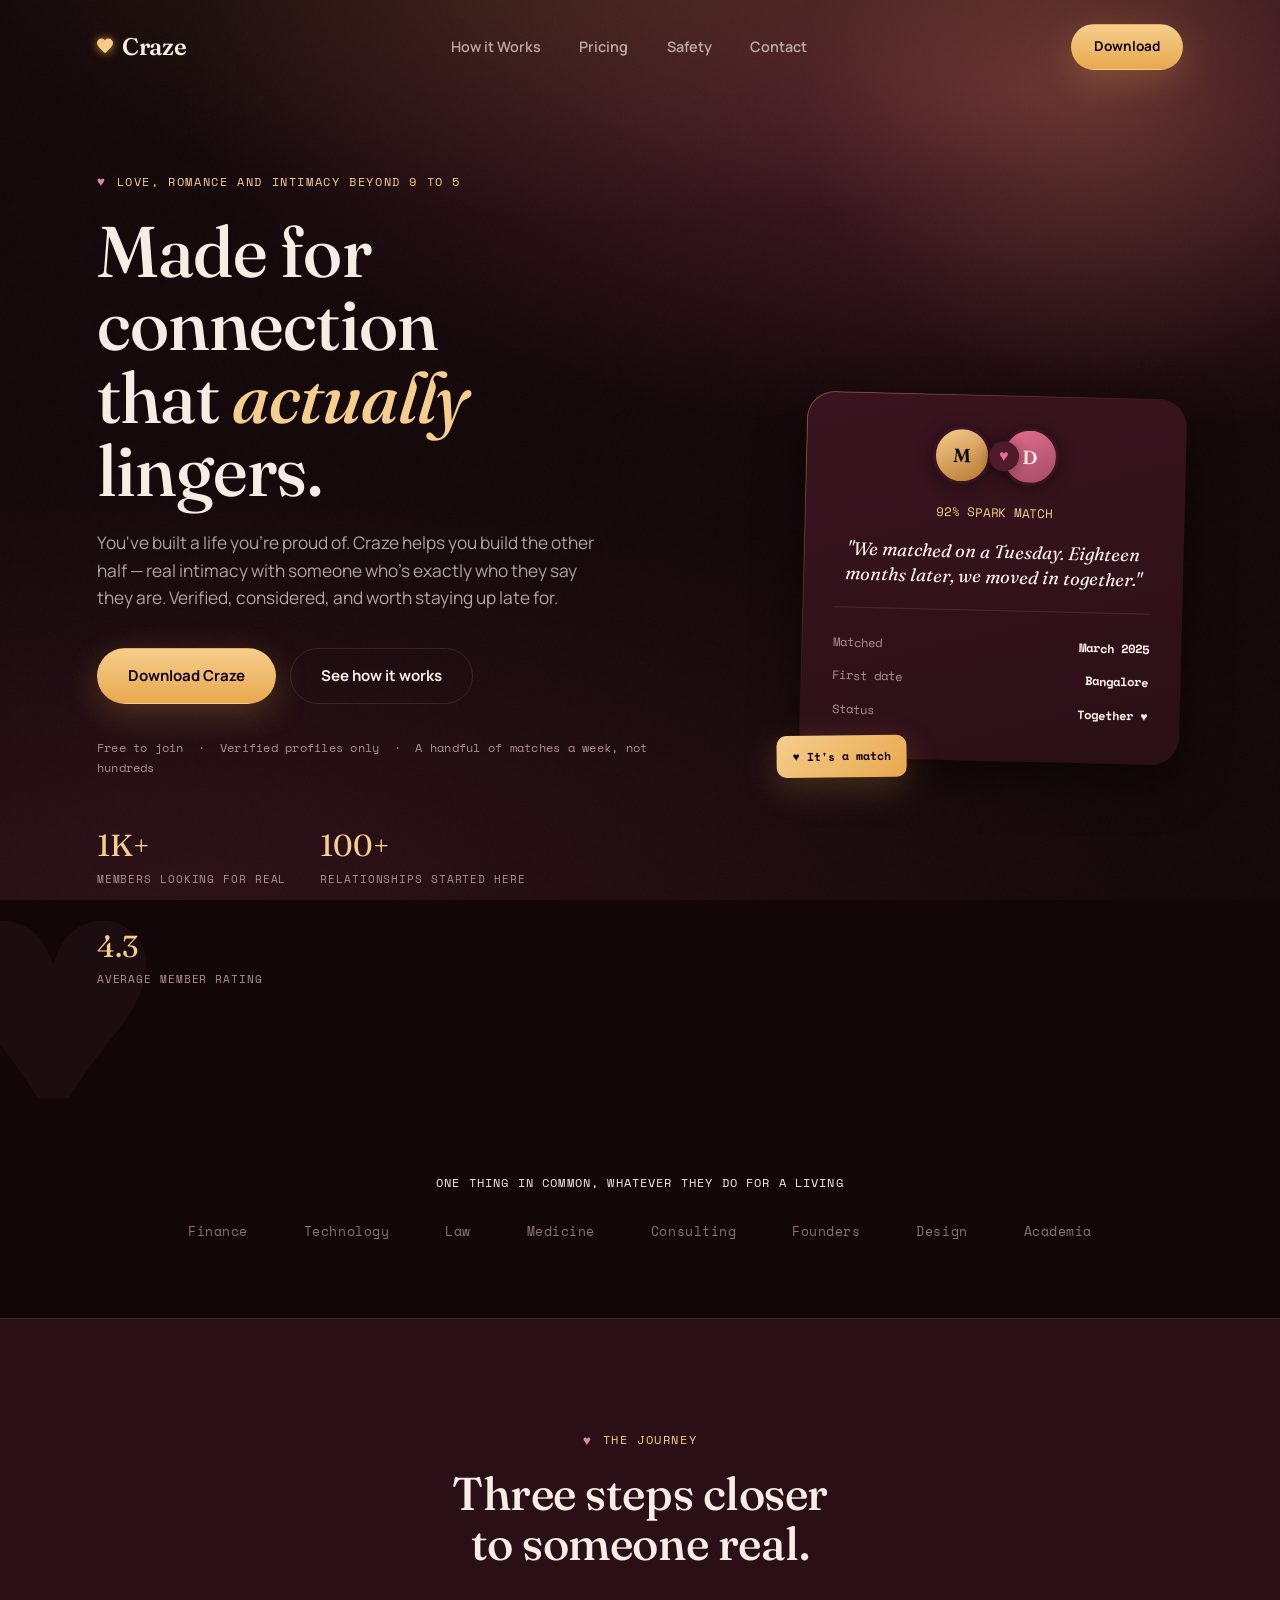
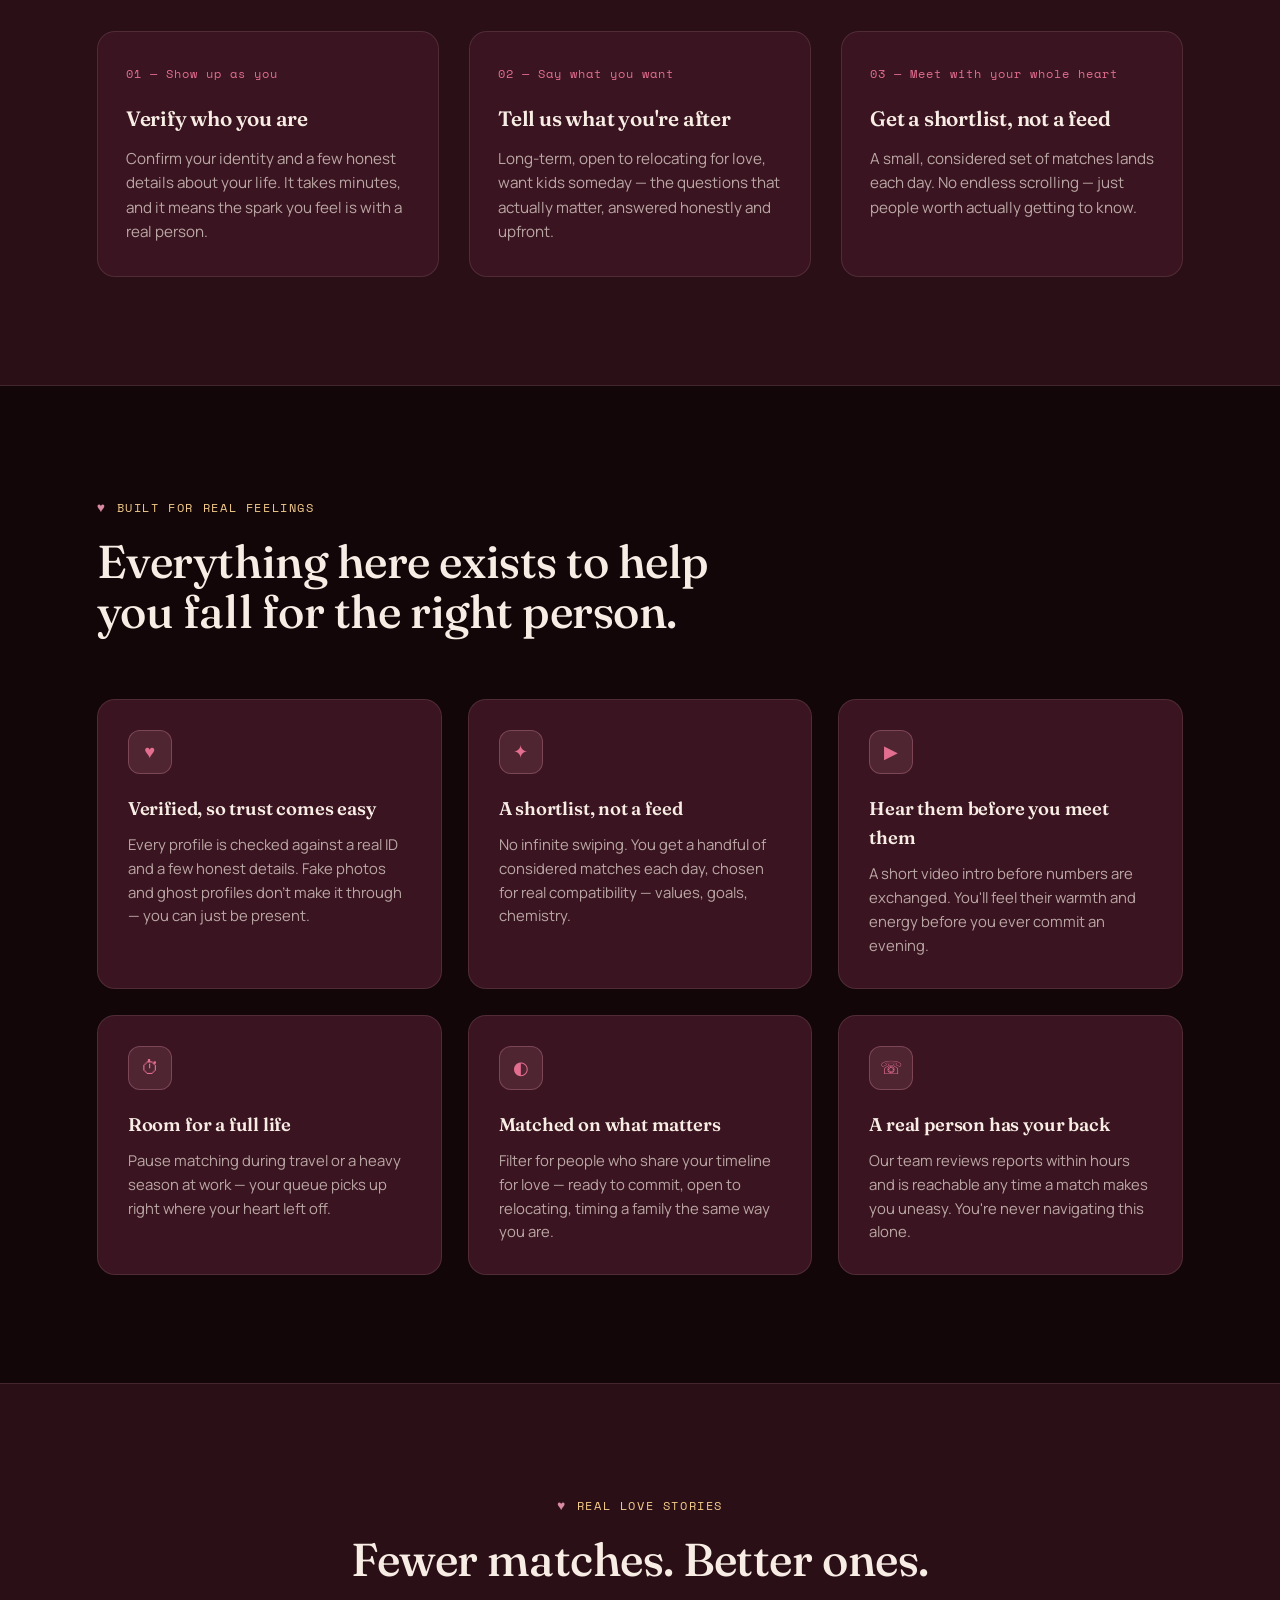
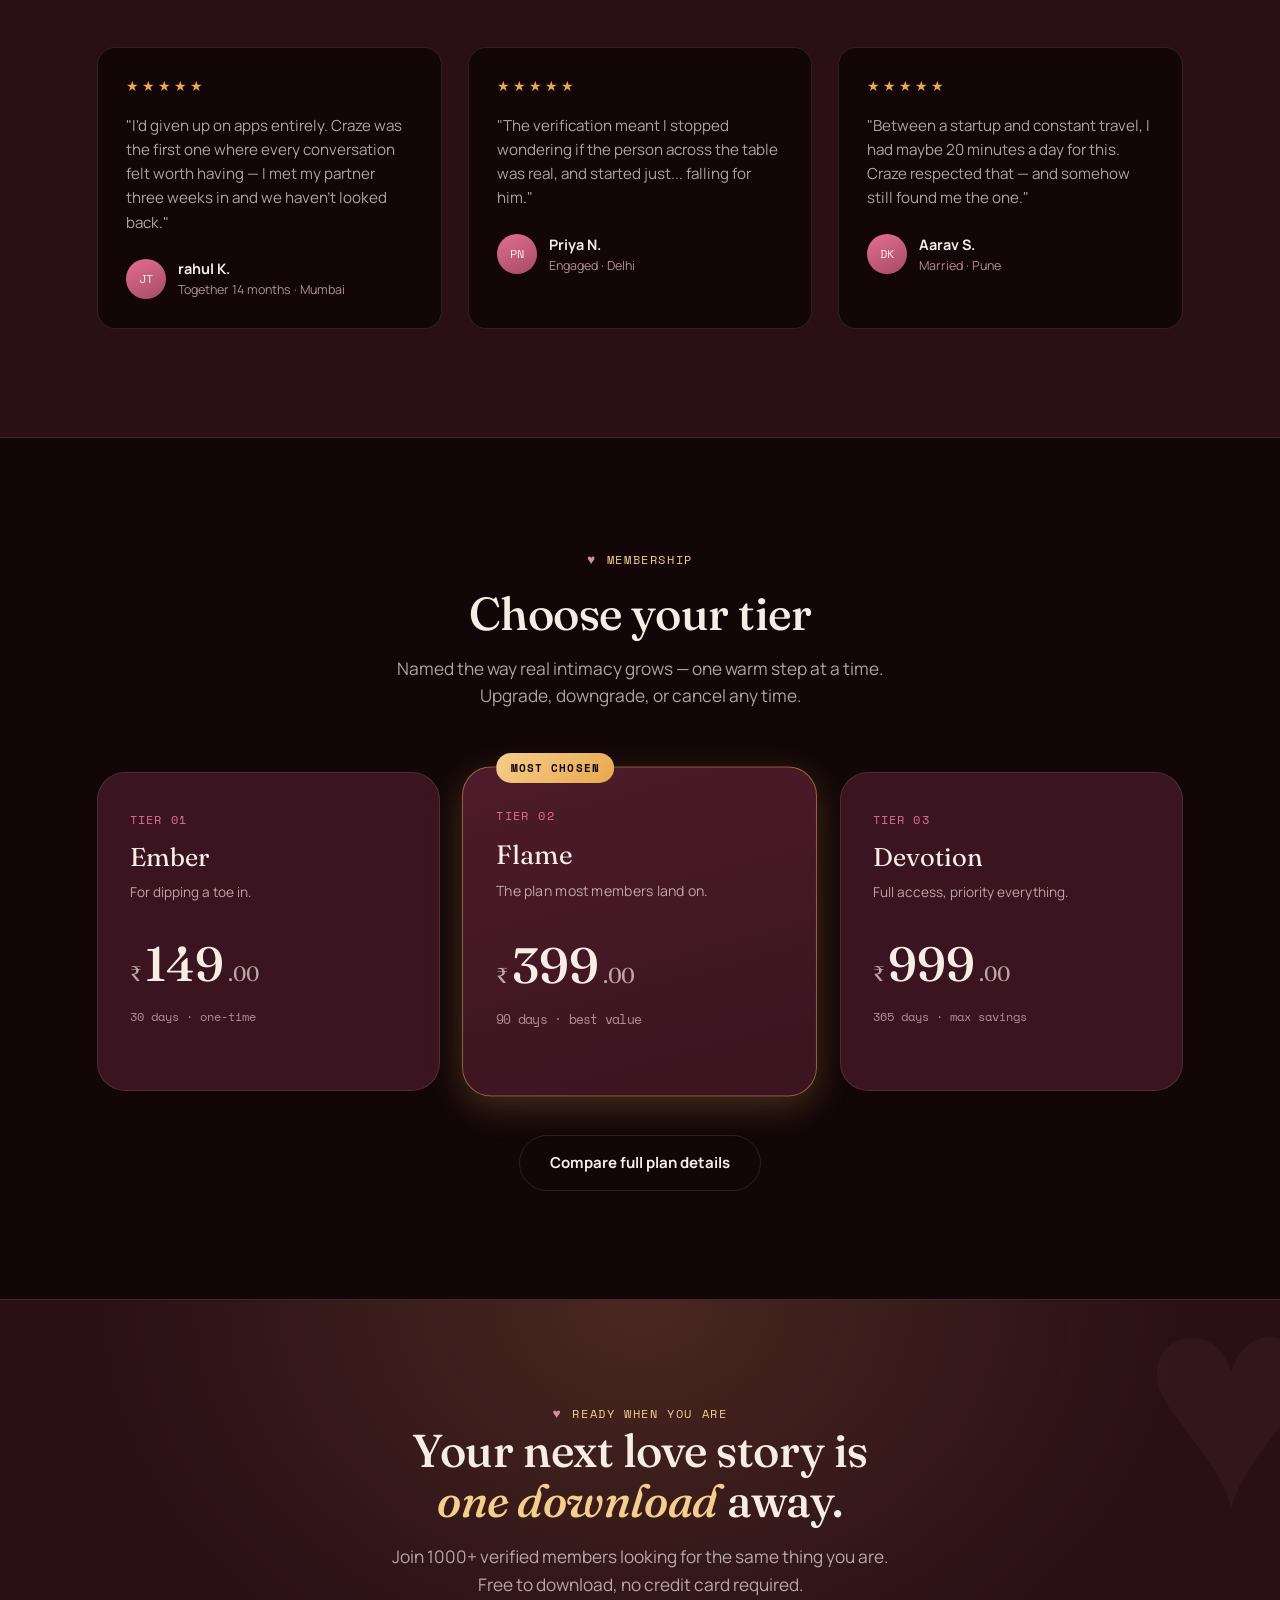
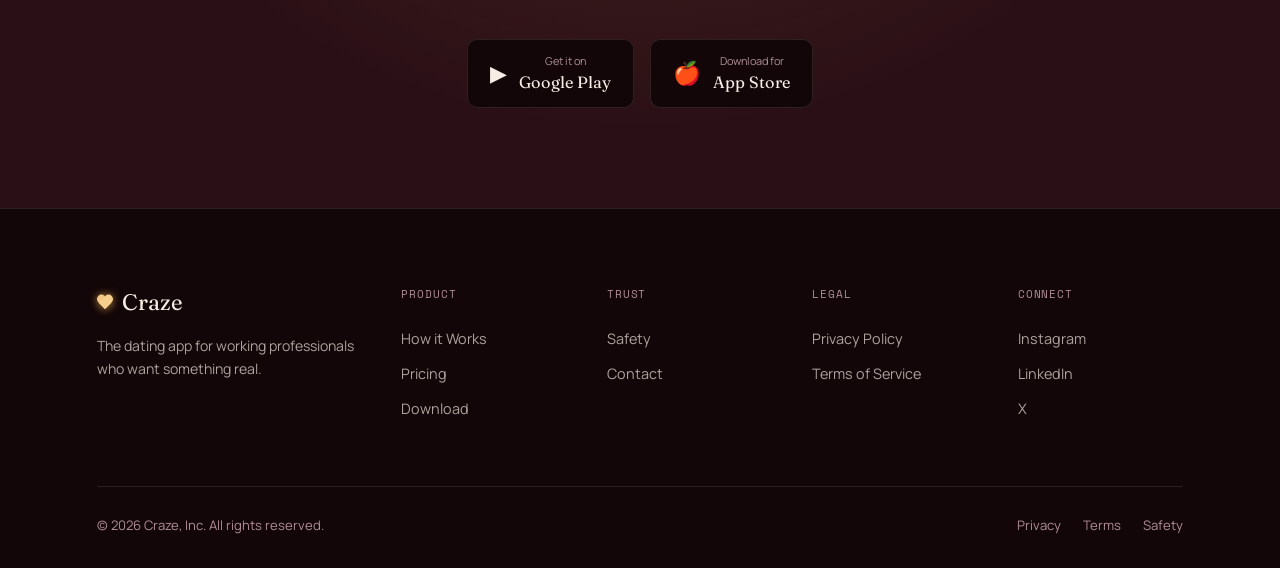
<file: index.html>
<!doctype html>
<html lang="en">
  <head>
    <meta charset="UTF-8" />
    <meta name="viewport" content="width=device-width, initial-scale=1.0" />
    <title>Craze — Real Connection for Working Professionals</title>
    <meta
      name="description"
      content="Craze is the dating app for working professionals who want something real. Verified profiles, curated matches, and no endless swiping."
    />
    <link rel="preconnect" href="https://fonts.googleapis.com" />
    <link rel="preconnect" href="https://fonts.gstatic.com" crossorigin />
    <link
      href="https://fonts.googleapis.com/css2?family=Fraunces:opsz,wght@9..144,300..700&family=Manrope:wght@400;500;600;700;800&family=Space+Mono:wght@400;700&display=swap"
      rel="stylesheet"
    />
    <link rel="stylesheet" href="assets/style.css" />
  </head>
  <body>
    <nav class="site-nav" id="siteNav">
      <div class="container nav-inner">
        <a href="index.html" class="brand"
          ><span class="brand-mark"></span>Craze</a
        >
        <ul class="nav-links">
          <li><a href="how-it-works.html">How it Works</a></li>
          <li><a href="pricing.html">Pricing</a></li>
          <li><a href="safety.html">Safety</a></li>
          <li><a href="contact.html">Contact</a></li>
        </ul>
        <div class="nav-cta-wrap">
          <a href="download.html" class="btn btn-brass btn-sm">Download</a>
          <button class="hamburger" id="hamburger" aria-label="Menu">
            <span></span><span></span><span></span>
          </button>
        </div>
      </div>
      <div class="mobile-nav" id="mobileNav">
        <a href="how-it-works.html">How it Works</a>
        <a href="pricing.html">Pricing</a>
        <a href="safety.html">Safety</a>
        <a href="contact.html">Contact</a>
        <a href="download.html">Download</a>
      </div>
    </nav>

    <!-- ===================== HERO ===================== -->
    <header class="hero">
      <div class="container hero-grid">
        <div class="hero-copy">
          <span class="eyebrow">Love, Romance and Intimacy beyond 9 to 5</span>
          <h1 class="h-xl">
            Made for connection<br />that <em>actually</em><br />lingers.
          </h1>
          <p class="sub">
            You've built a life you're proud of. Craze helps you build the other
            half — real intimacy with someone who's exactly who they say they
            are. Verified, considered, and worth staying up late for.
          </p>
          <div class="hero-actions">
            <a href="download.html" class="btn btn-brass">Download Craze</a>
            <a href="how-it-works.html" class="btn btn-ghost"
              >See how it works</a
            >
          </div>
          <div class="hero-note">
            Free to join &nbsp;·&nbsp; Verified profiles only &nbsp;·&nbsp; A
            handful of matches a week, not hundreds
          </div>

          <div class="hero-stats">
            <div>
              <div class="hero-stat-num">1K+</div>
              <div class="hero-stat-label">Members looking for real</div>
            </div>
            <div>
              <div class="hero-stat-num">100+</div>
              <div class="hero-stat-label">Relationships started here</div>
            </div>
            <div>
              <div class="hero-stat-num">4.3</div>
              <div class="hero-stat-label">Average member rating</div>
            </div>
          </div>
        </div>

        <div class="hero-visual">
          <div class="spark-card">
            <div class="spark-avatars">
              <div class="spark-avatar">M</div>
              <div class="spark-heart">♥</div>
              <div class="spark-avatar spark-avatar-b">D</div>
            </div>
            <div class="spark-match">92% spark match</div>
            <p class="spark-quote">
              "We matched on a Tuesday. Eighteen months later, we moved in
              together."
            </p>
            <div class="spark-divider"></div>
            <div class="spark-row">
              <span>Matched</span><span>March 2025</span>
            </div>
            <div class="spark-row">
              <span>First date</span><span>Bangalore</span>
            </div>
            <div class="spark-row">
              <span>Status</span><span>Together ♥</span>
            </div>
            <div class="spark-float">♥ It's a match</div>
          </div>
        </div>
      </div>
    </header>

    <!-- ===================== TRUST STRIP ===================== -->
    <section class="section-tight">
      <div class="container">
        <p
          style="
            text-align: center;
            font-family: var(--font-data);
            font-size: 0.72rem;
            letter-spacing: 0.1em;
            text-transform: uppercase;
            color: var(--on-grad-dim);
            margin-bottom: 28px;
          "
        >
          One thing in common, whatever they do for a living
        </p>
        <div class="trust-strip">
          <span>Finance</span><span>Technology</span><span>Law</span
          ><span>Medicine</span><span>Consulting</span><span>Founders</span
          ><span>Design</span><span>Academia</span>
        </div>
      </div>
    </section>

    <!-- ===================== HOW IT WORKS ===================== -->
    <section class="section section-alt" id="how">
      <div class="container">
        <div class="section-head center reveal">
          <span class="eyebrow eyebrow-dark">The journey</span>
          <h2 class="h-lg">Three steps closer<br />to someone real.</h2>
        </div>
        <div class="steps">
          <div class="step-card reveal">
            <span class="step-num">01 — Show up as you</span>
            <h3>Verify who you are</h3>
            <p>
              Confirm your identity and a few honest details about your life. It
              takes minutes, and it means the spark you feel is with a real
              person.
            </p>
          </div>
          <div class="step-card reveal reveal-delay-1">
            <span class="step-num">02 — Say what you want</span>
            <h3>Tell us what you're after</h3>
            <p>
              Long-term, open to relocating for love, want kids someday — the
              questions that actually matter, answered honestly and upfront.
            </p>
          </div>
          <div class="step-card reveal reveal-delay-2">
            <span class="step-num">03 — Meet with your whole heart</span>
            <h3>Get a shortlist, not a feed</h3>
            <p>
              A small, considered set of matches lands each day. No endless
              scrolling — just people worth actually getting to know.
            </p>
          </div>
        </div>
      </div>
    </section>

    <!-- ===================== FEATURES ===================== -->
    <section class="section">
      <div class="container">
        <div class="section-head reveal">
          <span class="eyebrow">Built for real feelings</span>
          <h2 class="h-lg">
            Everything here exists to help<br />you fall for the right person.
          </h2>
        </div>
        <div class="feat-grid">
          <div class="feat-card reveal">
            <div class="feat-icon">♥</div>
            <h3>Verified, so trust comes easy</h3>
            <p>
              Every profile is checked against a real ID and a few honest
              details. Fake photos and ghost profiles don't make it through —
              you can just be present.
            </p>
          </div>
          <div class="feat-card reveal reveal-delay-1">
            <div class="feat-icon">✦</div>
            <h3>A shortlist, not a feed</h3>
            <p>
              No infinite swiping. You get a handful of considered matches each
              day, chosen for real compatibility — values, goals, chemistry.
            </p>
          </div>
          <div class="feat-card reveal reveal-delay-2">
            <div class="feat-icon">▶</div>
            <h3>Hear them before you meet them</h3>
            <p>
              A short video intro before numbers are exchanged. You'll feel
              their warmth and energy before you ever commit an evening.
            </p>
          </div>
          <div class="feat-card reveal">
            <div class="feat-icon">⏱</div>
            <h3>Room for a full life</h3>
            <p>
              Pause matching during travel or a heavy season at work — your
              queue picks up right where your heart left off.
            </p>
          </div>
          <div class="feat-card reveal reveal-delay-1">
            <div class="feat-icon">◐</div>
            <h3>Matched on what matters</h3>
            <p>
              Filter for people who share your timeline for love — ready to
              commit, open to relocating, timing a family the same way you are.
            </p>
          </div>
          <div class="feat-card reveal reveal-delay-2">
            <div class="feat-icon">☏</div>
            <h3>A real person has your back</h3>
            <p>
              Our team reviews reports within hours and is reachable any time a
              match makes you uneasy. You're never navigating this alone.
            </p>
          </div>
        </div>
      </div>
    </section>

    <!-- ===================== LOVE STORIES / TESTIMONIALS ===================== -->
    <section class="section section-alt">
      <div class="container">
        <div class="section-head center reveal">
          <span class="eyebrow eyebrow-dark">Real love stories</span>
          <h2 class="h-lg">Fewer matches. Better ones.</h2>
        </div>
        <div class="testi-grid">
          <div class="testi-card reveal">
            <div class="testi-stars">★★★★★</div>
            <p class="testi-text">
              "I'd given up on apps entirely. Craze was the first one where
              every conversation felt worth having — I met my partner three
              weeks in and we haven't looked back."
            </p>
            <div class="testi-author">
              <div class="testi-avatar">JT</div>
              <div>
                <div class="testi-name">rahul K.</div>
                <div class="testi-role">Together 14 months · Mumbai</div>
              </div>
            </div>
          </div>
          <div class="testi-card reveal reveal-delay-1">
            <div class="testi-stars">★★★★★</div>
            <p class="testi-text">
              "The verification meant I stopped wondering if the person across
              the table was real, and started just... falling for him."
            </p>
            <div class="testi-author">
              <div class="testi-avatar">PN</div>
              <div>
                <div class="testi-name">Priya N.</div>
                <div class="testi-role">Engaged · Delhi</div>
              </div>
            </div>
          </div>
          <div class="testi-card reveal reveal-delay-2">
            <div class="testi-stars">★★★★★</div>
            <p class="testi-text">
              "Between a startup and constant travel, I had maybe 20 minutes a
              day for this. Craze respected that — and somehow still found me
              the one."
            </p>
            <div class="testi-author">
              <div class="testi-avatar">DK</div>
              <div>
                <div class="testi-name">Aarav S.</div>
                <div class="testi-role">Married · Pune</div>
              </div>
            </div>
          </div>
        </div>
      </div>
    </section>

    <!-- ===================== PRICING TEASER ===================== -->
    <section class="section">
      <div class="container">
        <div class="section-head center reveal">
          <span class="eyebrow">Membership</span>
          <h2 class="h-lg">Choose your tier</h2>
          <p class="sub" style="margin: 16px auto 0; text-align: center">
            Named the way real intimacy grows — one warm step at a time.
            Upgrade, downgrade, or cancel any time.
          </p>
        </div>
        <div class="pricing-grid reveal reveal-delay-1">
          <div class="tier-card">
            <div class="tier-label">Tier 01</div>
            <div class="tier-title">Ember</div>
            <div class="tier-desc">For dipping a toe in.</div>
            <div class="tier-price">
              <span class="cur">₹</span><span class="num">149</span
              ><span class="cents">.00</span>
            </div>
            <div class="tier-period">30 days · one-time</div>
          </div>
          <div class="tier-card featured">
            <div class="tier-badge">Most chosen</div>
            <div class="tier-label">Tier 02</div>
            <div class="tier-title">Flame</div>
            <div class="tier-desc">The plan most members land on.</div>
            <div class="tier-price">
              <span class="cur">₹</span><span class="num">399</span
              ><span class="cents">.00</span>
            </div>
            <div class="tier-period">90 days · best value</div>
          </div>
          <div class="tier-card">
            <div class="tier-label">Tier 03</div>
            <div class="tier-title">Devotion</div>
            <div class="tier-desc">Full access, priority everything.</div>
            <div class="tier-price">
              <span class="cur">₹</span><span class="num">999</span
              ><span class="cents">.00</span>
            </div>
            <div class="tier-period">365 days · max savings</div>
          </div>
        </div>
        <div style="text-align: center; margin-top: 44px">
          <a href="pricing.html" class="btn btn-ghost"
            >Compare full plan details</a
          >
        </div>
      </div>
    </section>

    <!-- ===================== CTA ===================== -->
    <section class="cta-band">
      <div class="container reveal">
        <span class="eyebrow" style="justify-content: center"
          >Ready when you are</span
        >
        <h2 class="h-lg">
          Your next love story is<br /><em>one download</em> away.
        </h2>
        <p class="sub">
          Join 1000+ verified members looking for the same thing you are. Free
          to download, no credit card required.
        </p>
        <div class="store-row">
          <a
            href="https://play.google.com/store/apps/details?id=com.firstapp.thecraze/apps/details?id=com.firstapp.thecraze"
            class="store-btn"
          >
            <span class="store-ico">▶</span>
            <span
              ><span class="store-top">Get it on</span
              ><span class="store-main">Google Play</span></span
            >
          </a>
          <a href="download.html" class="store-btn">
            <span class="store-ico">🍎</span>
            <span
              ><span class="store-top">Download for</span
              ><span class="store-main">App Store</span></span
            >
          </a>
        </div>
      </div>
    </section>

    <!-- ===================== FOOTER ===================== -->
    <footer>
      <div class="container">
        <div class="footer-grid">
          <div>
            <div class="footer-brand">
              <span class="brand-mark"></span>Craze
            </div>
            <p class="footer-desc">
              The dating app for working professionals who want something real.
            </p>
          </div>
          <div class="footer-col">
            <div class="footer-col-title">Product</div>
            <a href="how-it-works.html">How it Works</a>
            <a href="pricing.html">Pricing</a>
            <a href="download.html">Download</a>
          </div>
          <div class="footer-col">
            <div class="footer-col-title">Trust</div>
            <a href="safety.html">Safety</a>
            <a href="contact.html">Contact</a>
          </div>
          <div class="footer-col">
            <div class="footer-col-title">Legal</div>
            <a href="privacy-policy.html">Privacy Policy</a>
            <a href="terms-of-service.html">Terms of Service</a>
          </div>
          <div class="footer-col">
            <div class="footer-col-title">Connect</div>
            <a href="#">Instagram</a>
            <a href="#">LinkedIn</a>
            <a href="#">X</a>
          </div>
        </div>
        <div class="footer-bottom">
          <p class="footer-copy">© 2026 Craze, Inc. All rights reserved.</p>
          <div class="footer-legal-links">
            <a href="privacy-policy.html">Privacy</a>
            <a href="terms-of-service.html">Terms</a>
            <a href="safety.html">Safety</a>
          </div>
        </div>
      </div>
    </footer>

    <script src="assets/main.js"></script>
  </body>
</html>
</file>
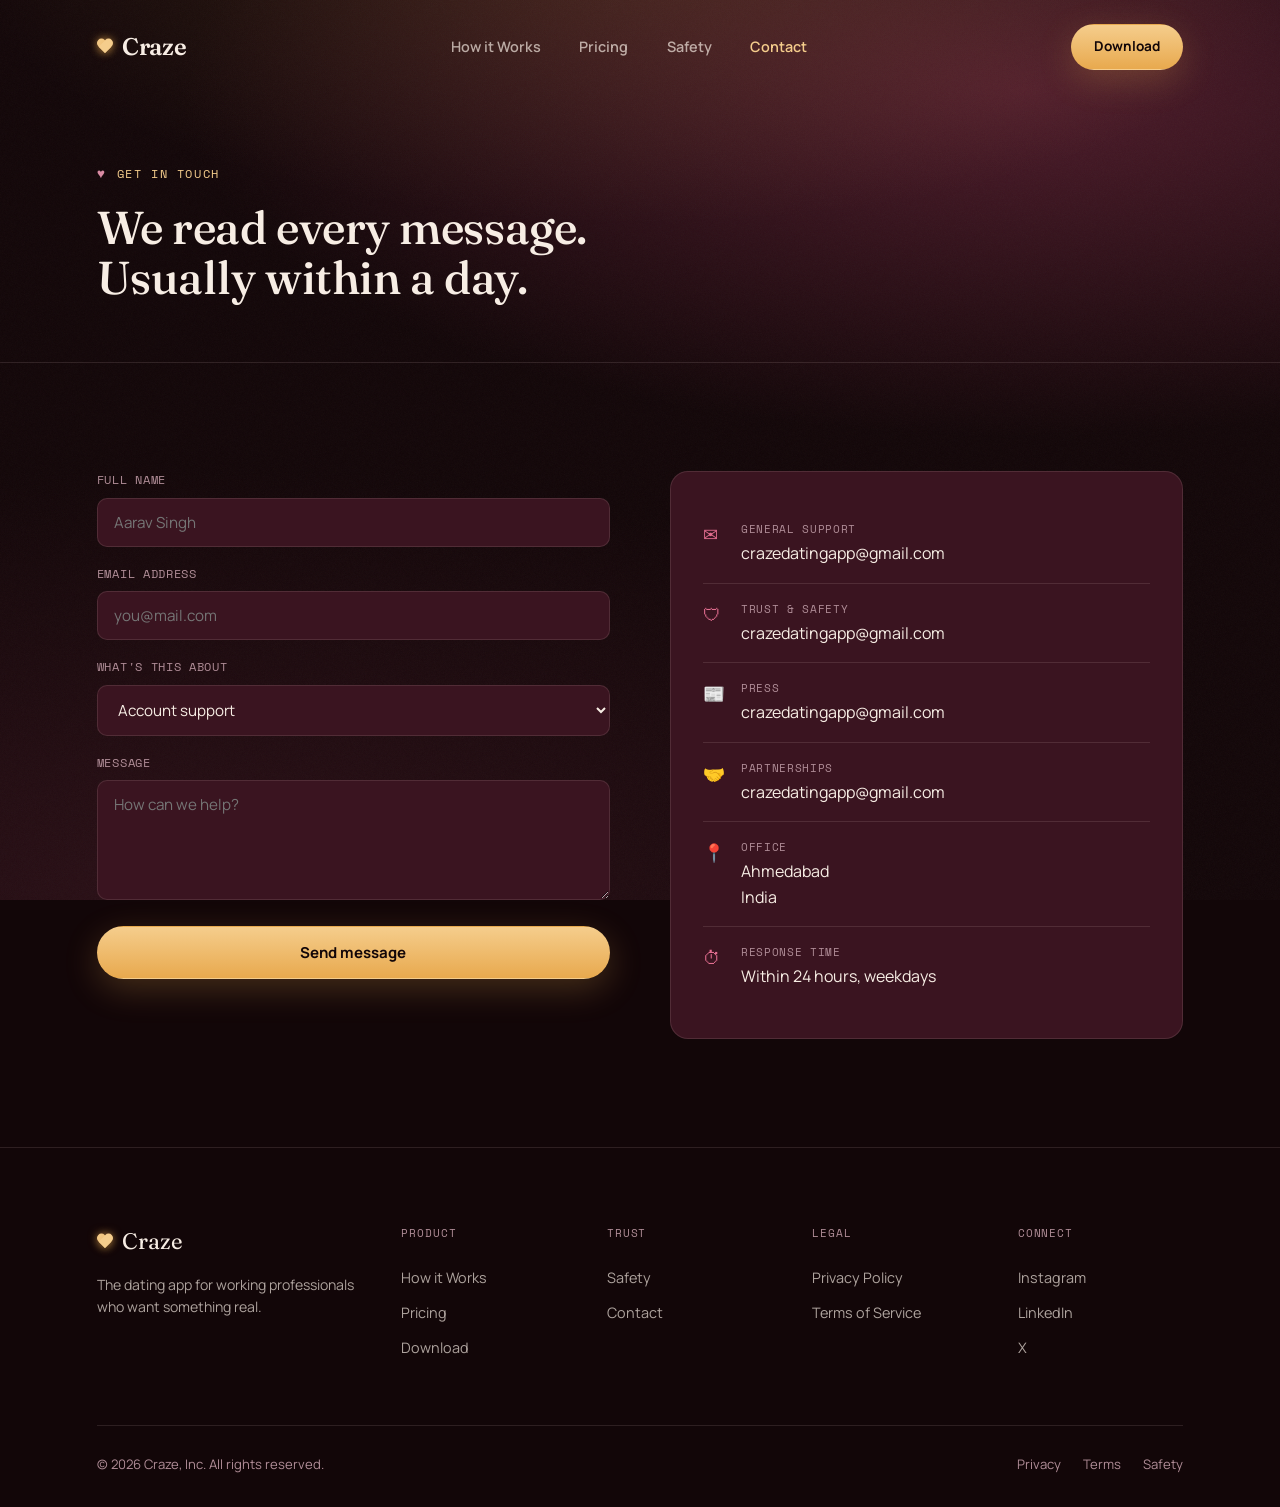
<file: contact.html>
<!doctype html>
<html lang="en">
  <head>
    <meta charset="UTF-8" />
    <meta name="viewport" content="width=device-width, initial-scale=1.0" />
    <title>Contact — Craze</title>
    <meta
      name="description"
      content="Get in touch with the Craze team — support, safety, press, or partnerships."
    />
    <link rel="preconnect" href="https://fonts.googleapis.com" />
    <link rel="preconnect" href="https://fonts.gstatic.com" crossorigin />
    <link
      href="https://fonts.googleapis.com/css2?family=Fraunces:opsz,wght@9..144,300..700&family=Manrope:wght@400;500;600;700;800&family=Space+Mono:wght@400;700&display=swap"
      rel="stylesheet"
    />
    <link rel="stylesheet" href="assets/style.css" />
  </head>
  <body>
    <nav class="site-nav" id="siteNav">
      <div class="container nav-inner">
        <a href="index.html" class="brand"
          ><span class="brand-mark"></span>Craze</a
        >
        <ul class="nav-links">
          <li><a href="how-it-works.html">How it Works</a></li>
          <li><a href="pricing.html">Pricing</a></li>
          <li><a href="safety.html">Safety</a></li>
          <li><a href="contact.html" class="active">Contact</a></li>
        </ul>
        <div class="nav-cta-wrap">
          <a href="download.html" class="btn btn-brass btn-sm">Download</a>
          <button class="hamburger" id="hamburger" aria-label="Menu">
            <span></span><span></span><span></span>
          </button>
        </div>
      </div>
      <div class="mobile-nav" id="mobileNav">
        <a href="how-it-works.html">How it Works</a>
        <a href="pricing.html">Pricing</a>
        <a href="safety.html">Safety</a>
        <a href="contact.html">Contact</a>
        <a href="download.html">Download</a>
      </div>
    </nav>

    <header class="page-hero">
      <div class="container">
        <span class="eyebrow">Get in touch</span>
        <h1 class="h-lg">We read every message.<br />Usually within a day.</h1>
      </div>
    </header>

    <section class="section">
      <div class="container contact-grid">
        <form class="contact-form reveal" id="contactForm">
          <div class="field">
            <label for="name">Full name</label>
            <input
              type="text"
              id="name"
              name="name"
              placeholder="Aarav Singh"
              required
            />
          </div>
          <div class="field">
            <label for="email">Email address</label>
            <input
              type="email"
              id="email"
              name="email"
              placeholder="you@mail.com"
              required
            />
          </div>
          <div class="field">
            <label for="topic">What's this about</label>
            <select id="topic" name="topic">
              <option>Account support</option>
              <option>Billing &amp; membership</option>
              <option>Trust &amp; safety report</option>
              <option>Press &amp; media</option>
              <option>Partnerships</option>
              <option>Something else</option>
            </select>
          </div>
          <div class="field">
            <label for="message">Message</label>
            <textarea
              id="message"
              name="message"
              placeholder="How can we help?"
              required
            ></textarea>
          </div>
          <button type="submit" class="btn btn-brass btn-block">
            Send message
          </button>
        </form>

        <div class="contact-info-card reveal reveal-delay-1">
          <div class="contact-info-row">
            <span class="ico">✉</span>
            <div>
              <div class="lbl">General support</div>
              crazedatingapp@gmail.com
            </div>
          </div>
          <div class="contact-info-row">
            <span class="ico">🛡</span>
            <div>
              <div class="lbl">Trust &amp; safety</div>
              crazedatingapp@gmail.com
            </div>
          </div>
          <div class="contact-info-row">
            <span class="ico">📰</span>
            <div>
              <div class="lbl">Press</div>
              crazedatingapp@gmail.com
            </div>
          </div>
          <div class="contact-info-row">
            <span class="ico">🤝</span>
            <div>
              <div class="lbl">Partnerships</div>
              crazedatingapp@gmail.com
            </div>
          </div>
          <div class="contact-info-row">
            <span class="ico">📍</span>
            <div>
              <div class="lbl">Office</div>
              Ahmedabad<br />India
            </div>
          </div>
          <div class="contact-info-row">
            <span class="ico">⏱</span>
            <div>
              <div class="lbl">Response time</div>
              Within 24 hours, weekdays
            </div>
          </div>
        </div>
      </div>
    </section>

    <footer>
      <div class="container">
        <div class="footer-grid">
          <div>
            <div class="footer-brand">
              <span class="brand-mark"></span>Craze
            </div>
            <p class="footer-desc">
              The dating app for working professionals who want something real.
            </p>
          </div>
          <div class="footer-col">
            <div class="footer-col-title">Product</div>
            <a href="how-it-works.html">How it Works</a>
            <a href="pricing.html">Pricing</a>
            <a href="download.html">Download</a>
          </div>
          <div class="footer-col">
            <div class="footer-col-title">Trust</div>
            <a href="safety.html">Safety</a>
            <a href="contact.html">Contact</a>
          </div>
          <div class="footer-col">
            <div class="footer-col-title">Legal</div>
            <a href="privacy-policy.html">Privacy Policy</a>
            <a href="terms-of-service.html">Terms of Service</a>
          </div>
          <div class="footer-col">
            <div class="footer-col-title">Connect</div>
            <a href="#">Instagram</a>
            <a href="#">LinkedIn</a>
            <a href="#">X</a>
          </div>
        </div>
        <div class="footer-bottom">
          <p class="footer-copy">© 2026 Craze, Inc. All rights reserved.</p>
          <div class="footer-legal-links">
            <a href="privacy-policy.html">Privacy</a>
            <a href="terms-of-service.html">Terms</a>
            <a href="safety.html">Safety</a>
          </div>
        </div>
      </div>
    </footer>

    <script src="assets/main.js"></script>
  </body>
</html>
</file>
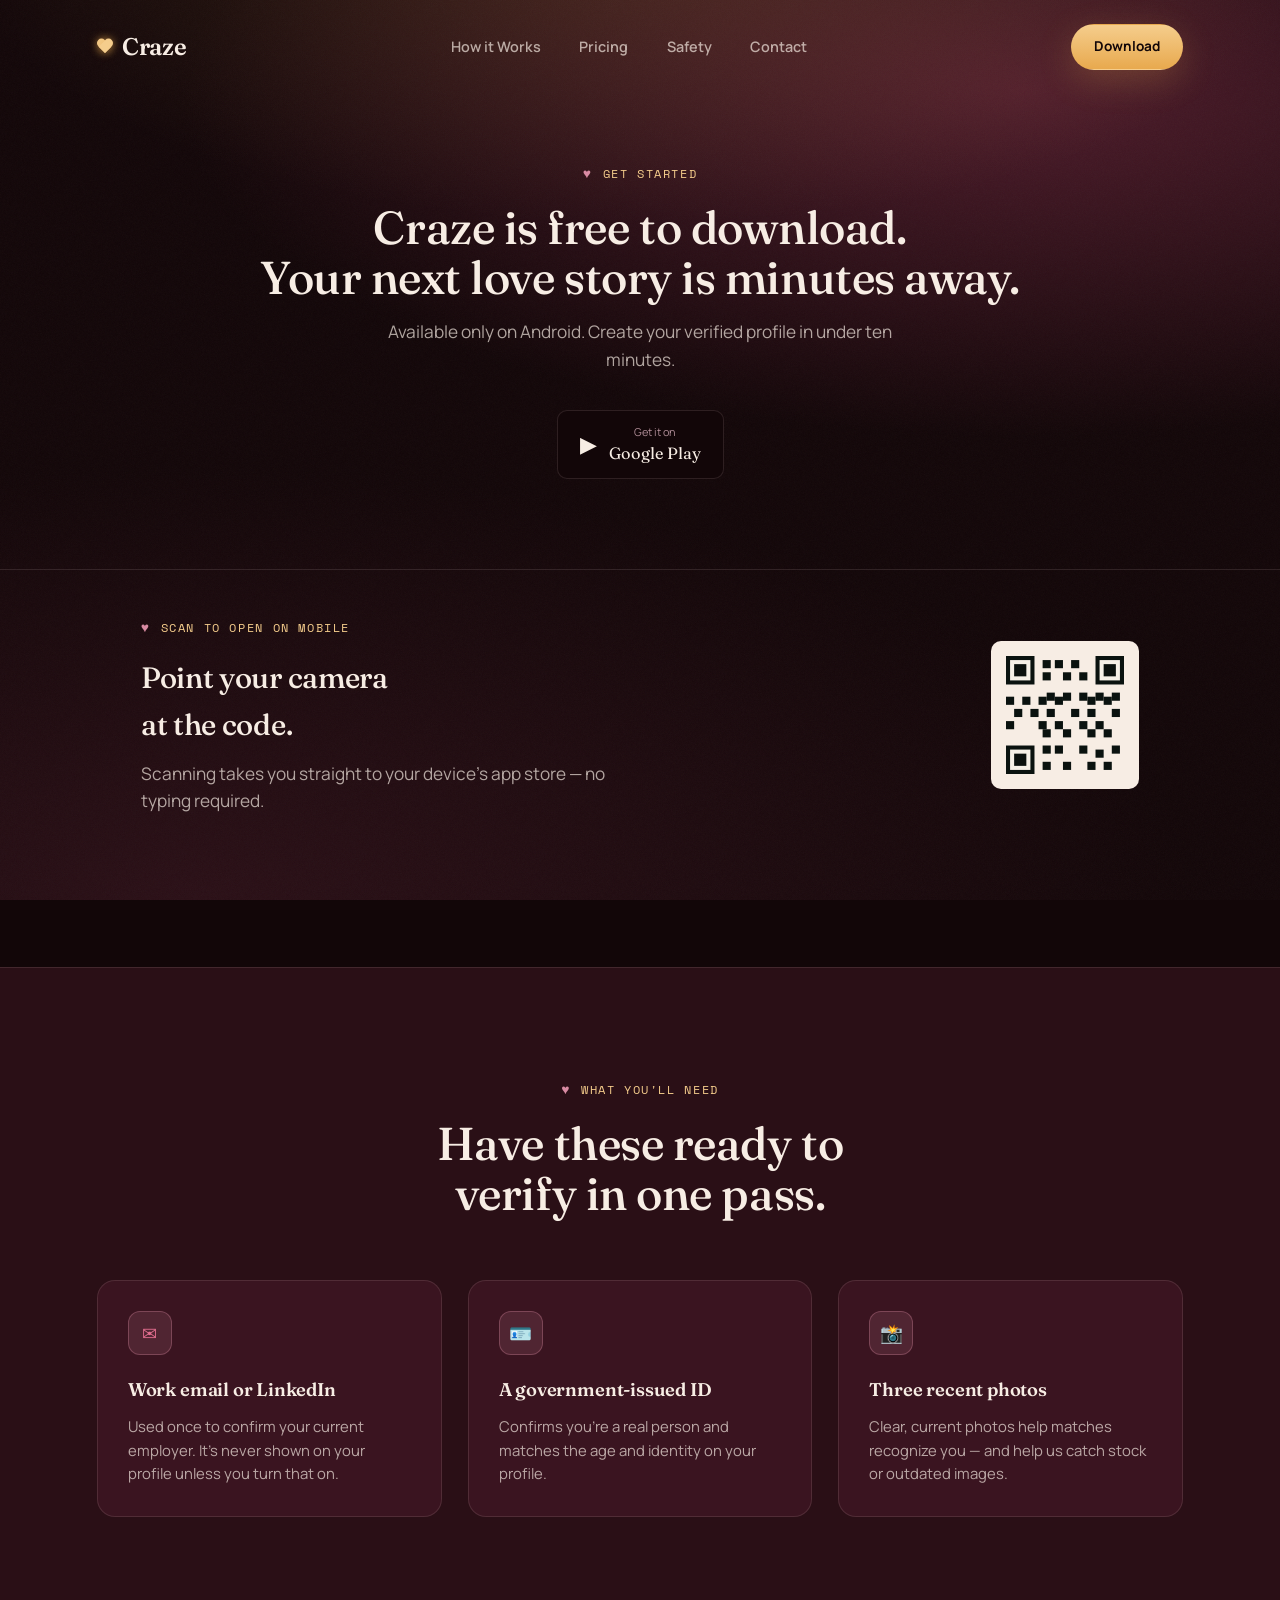
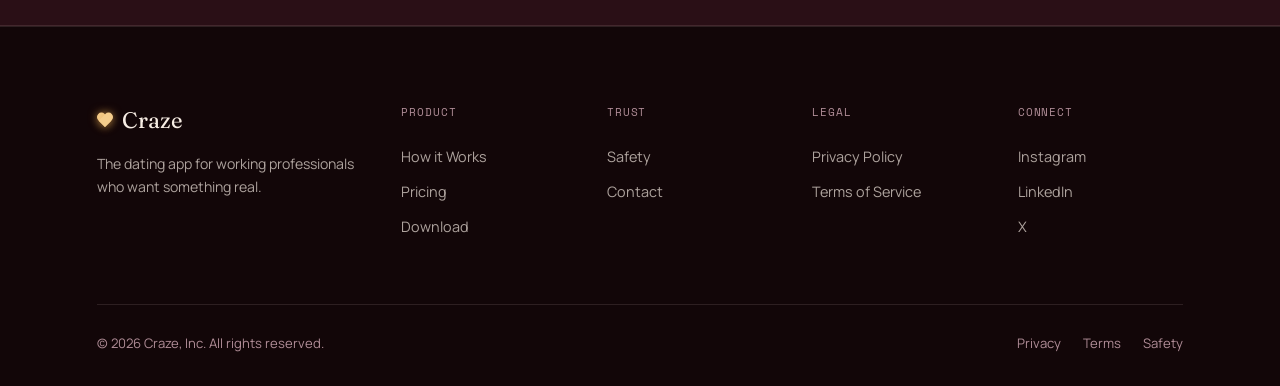
<file: download.html>
<!doctype html>
<html lang="en">
  <head>
    <meta charset="UTF-8" />
    <meta name="viewport" content="width=device-width, initial-scale=1.0" />
    <title>Download — Craze</title>
    <meta
      name="description"
      content="Download Craze for iOS and Android and create your verified profile in minutes."
    />
    <link rel="preconnect" href="https://fonts.googleapis.com" />
    <link rel="preconnect" href="https://fonts.gstatic.com" crossorigin />
    <link
      href="https://fonts.googleapis.com/css2?family=Fraunces:opsz,wght@9..144,300..700&family=Manrope:wght@400;500;600;700;800&family=Space+Mono:wght@400;700&display=swap"
      rel="stylesheet"
    />
    <link rel="stylesheet" href="assets/style.css" />
    <style>
      .qr-panel {
        background: var(--pine-2);
        border: 1px solid var(--pine-line);
        border-radius: var(--radius-lg);
        padding: 44px;
        display: grid;
        grid-template-columns: 1fr auto;
        gap: 40px;
        align-items: center;
      }
      .qr-box {
        width: 148px;
        height: 148px;
        border-radius: var(--radius-sm);
        background: var(--ivory);
        display: flex;
        align-items: center;
        justify-content: center;
        flex-shrink: 0;
      }
      .qr-box svg {
        width: 118px;
        height: 118px;
      }
      @media (max-width: 700px) {
        .qr-panel {
          grid-template-columns: 1fr;
          text-align: center;
        }
        .qr-box {
          margin: 0 auto;
        }
      }
    </style>
  </head>
  <body>
    <nav class="site-nav" id="siteNav">
      <div class="container nav-inner">
        <a href="index.html" class="brand"
          ><span class="brand-mark"></span>Craze</a
        >
        <ul class="nav-links">
          <li><a href="how-it-works.html">How it Works</a></li>
          <li><a href="pricing.html">Pricing</a></li>
          <li><a href="safety.html">Safety</a></li>
          <li><a href="contact.html">Contact</a></li>
        </ul>
        <div class="nav-cta-wrap">
          <a href="download.html" class="btn btn-brass btn-sm">Download</a>
          <button class="hamburger" id="hamburger" aria-label="Menu">
            <span></span><span></span><span></span>
          </button>
        </div>
      </div>
      <div class="mobile-nav" id="mobileNav">
        <a href="how-it-works.html">How it Works</a>
        <a href="pricing.html">Pricing</a>
        <a href="safety.html">Safety</a>
        <a href="contact.html">Contact</a>
        <a href="download.html">Download</a>
      </div>
    </nav>

    <header class="page-hero" style="text-align: center; padding-bottom: 90px">
      <div class="container">
        <span class="eyebrow" style="justify-content: center">Get started</span>
        <h1 class="h-lg">
          Craze is free to download.<br />Your next love story is minutes away.
        </h1>
        <p class="sub" style="margin: 16px auto 0; text-align: center">
          Available only on Android. Create your verified profile in under ten
          minutes.
        </p>
        <div class="store-row" style="margin-top: 36px">
          <a
            href="https://play.google.com/store/apps/details?id=com.firstapp.thecraze"
            class="store-btn"
          >
            <span class="store-ico">▶</span>
            <span
              ><span class="store-top">Get it on</span
              ><span class="store-main">Google Play</span></span
            >
          </a>
          <!-- <a href="https://apps.apple.com" class="store-btn">
            <span class="store-ico">🍎</span>
            <span
              ><span class="store-top">Download for</span
              ><span class="store-main">App Store</span></span
            >
          </a> -->
        </div>
      </div>
    </header>

    <section class="section" style="padding-top: 0">
      <div class="container">
        <div class="qr-panel reveal">
          <div>
            <span class="eyebrow">Scan to open on mobile</span>
            <h2 class="h-md" style="margin-top: 14px">
              Point your camera<br />at the code.
            </h2>
            <p class="sub" style="margin-top: 12px">
              Scanning takes you straight to your device's app store — no typing
              required.
            </p>
          </div>
          <div class="qr-box">
            <svg
              viewBox="0 0 29 29"
              xmlns="http://www.w3.org/2000/svg"
              fill="#0A120F"
            >
              <rect x="0" y="0" width="7" height="7" />
              <rect x="1" y="1" width="5" height="5" fill="#F5F1E8" />
              <rect x="2" y="2" width="3" height="3" />
              <rect x="22" y="0" width="7" height="7" />
              <rect x="23" y="1" width="5" height="5" fill="#F5F1E8" />
              <rect x="24" y="2" width="3" height="3" />
              <rect x="0" y="22" width="7" height="7" />
              <rect x="1" y="23" width="5" height="5" fill="#F5F1E8" />
              <rect x="2" y="24" width="3" height="3" />
              <rect x="9" y="1" width="2" height="2" />
              <rect x="12" y="1" width="2" height="2" />
              <rect x="16" y="1" width="2" height="2" />
              <rect x="9" y="4" width="2" height="2" />
              <rect x="14" y="4" width="2" height="2" />
              <rect x="18" y="4" width="2" height="2" />
              <rect x="10" y="9" width="2" height="2" />
              <rect x="14" y="9" width="2" height="2" />
              <rect x="18" y="9" width="2" height="2" />
              <rect x="22" y="9" width="2" height="2" />
              <rect x="26" y="9" width="2" height="2" />
              <rect x="0" y="10" width="2" height="2" />
              <rect x="4" y="10" width="2" height="2" />
              <rect x="8" y="10" width="2" height="2" />
              <rect x="12" y="10" width="2" height="2" />
              <rect x="20" y="10" width="2" height="2" />
              <rect x="24" y="10" width="2" height="2" />
              <rect x="2" y="13" width="2" height="2" />
              <rect x="6" y="13" width="2" height="2" />
              <rect x="10" y="13" width="2" height="2" />
              <rect x="16" y="13" width="2" height="2" />
              <rect x="20" y="13" width="2" height="2" />
              <rect x="26" y="13" width="2" height="2" />
              <rect x="0" y="16" width="2" height="2" />
              <rect x="8" y="16" width="2" height="2" />
              <rect x="12" y="16" width="2" height="2" />
              <rect x="18" y="16" width="2" height="2" />
              <rect x="22" y="16" width="2" height="2" />
              <rect x="9" y="18" width="2" height="2" />
              <rect x="14" y="18" width="2" height="2" />
              <rect x="20" y="18" width="2" height="2" />
              <rect x="24" y="18" width="2" height="2" />
              <rect x="9" y="22" width="2" height="2" />
              <rect x="12" y="22" width="2" height="2" />
              <rect x="18" y="22" width="2" height="2" />
              <rect x="22" y="23" width="2" height="2" />
              <rect x="26" y="22" width="2" height="2" />
              <rect x="9" y="26" width="2" height="2" />
              <rect x="14" y="26" width="2" height="2" />
              <rect x="20" y="26" width="2" height="2" />
              <rect x="24" y="26" width="2" height="2" />
            </svg>
          </div>
        </div>
      </div>
    </section>

    <section class="section section-alt">
      <div class="container">
        <div class="section-head center reveal">
          <span class="eyebrow">What you'll need</span>
          <h2 class="h-lg">Have these ready to<br />verify in one pass.</h2>
        </div>
        <div class="feat-grid">
          <div class="feat-card reveal">
            <div class="feat-icon">✉</div>
            <h3>Work email or LinkedIn</h3>
            <p>
              Used once to confirm your current employer. It's never shown on
              your profile unless you turn that on.
            </p>
          </div>
          <div class="feat-card reveal reveal-delay-1">
            <div class="feat-icon">🪪</div>
            <h3>A government-issued ID</h3>
            <p>
              Confirms you're a real person and matches the age and identity on
              your profile.
            </p>
          </div>
          <div class="feat-card reveal reveal-delay-2">
            <div class="feat-icon">📸</div>
            <h3>Three recent photos</h3>
            <p>
              Clear, current photos help matches recognize you — and help us
              catch stock or outdated images.
            </p>
          </div>
        </div>
      </div>
    </section>

    <footer>
      <div class="container">
        <div class="footer-grid">
          <div>
            <div class="footer-brand">
              <span class="brand-mark"></span>Craze
            </div>
            <p class="footer-desc">
              The dating app for working professionals who want something real.
            </p>
          </div>
          <div class="footer-col">
            <div class="footer-col-title">Product</div>
            <a href="how-it-works.html">How it Works</a>
            <a href="pricing.html">Pricing</a>
            <a href="download.html">Download</a>
          </div>
          <div class="footer-col">
            <div class="footer-col-title">Trust</div>
            <a href="safety.html">Safety</a>
            <a href="contact.html">Contact</a>
          </div>
          <div class="footer-col">
            <div class="footer-col-title">Legal</div>
            <a href="privacy-policy.html">Privacy Policy</a>
            <a href="terms-of-service.html">Terms of Service</a>
          </div>
          <div class="footer-col">
            <div class="footer-col-title">Connect</div>
            <a href="#">Instagram</a>
            <a href="#">LinkedIn</a>
            <a href="#">X</a>
          </div>
        </div>
        <div class="footer-bottom">
          <p class="footer-copy">© 2026 Craze, Inc. All rights reserved.</p>
          <div class="footer-legal-links">
            <a href="privacy-policy.html">Privacy</a>
            <a href="terms-of-service.html">Terms</a>
            <a href="safety.html">Safety</a>
          </div>
        </div>
      </div>
    </footer>

    <script src="assets/main.js"></script>
  </body>
</html>
</file>
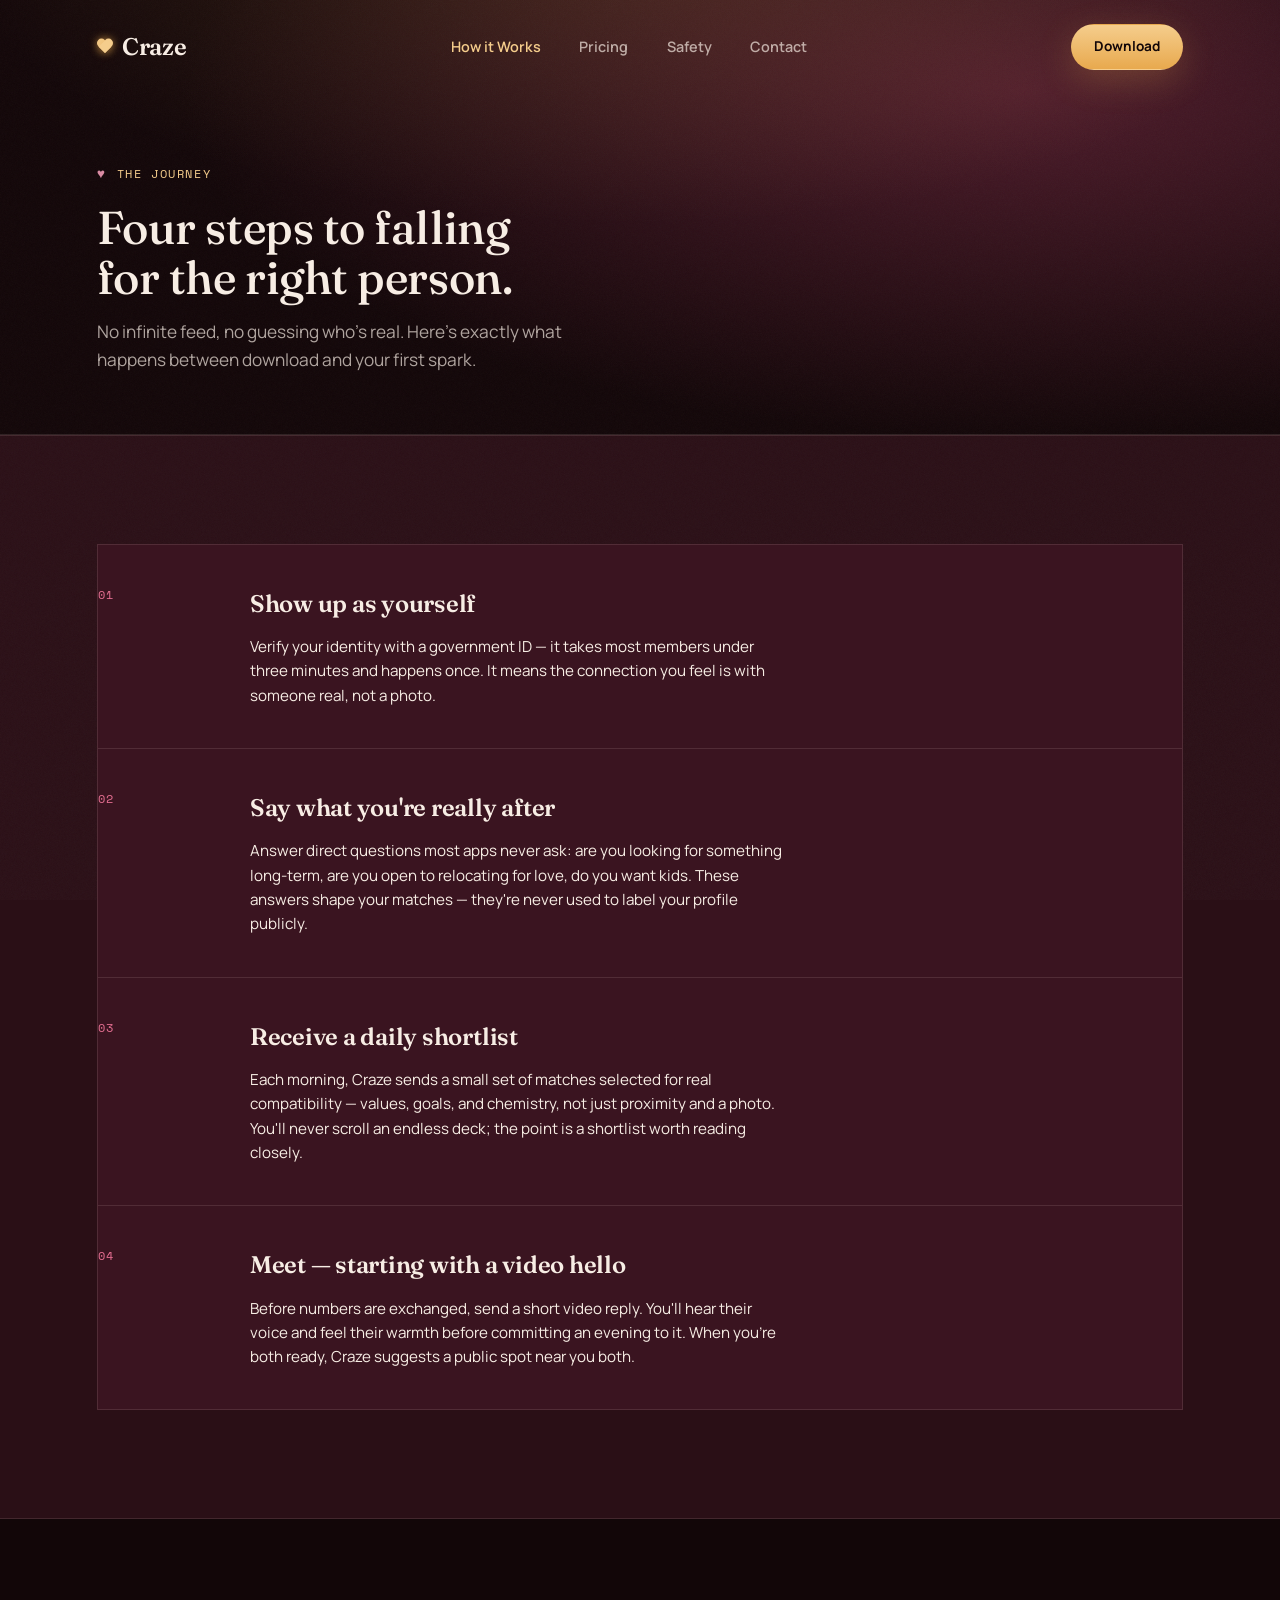
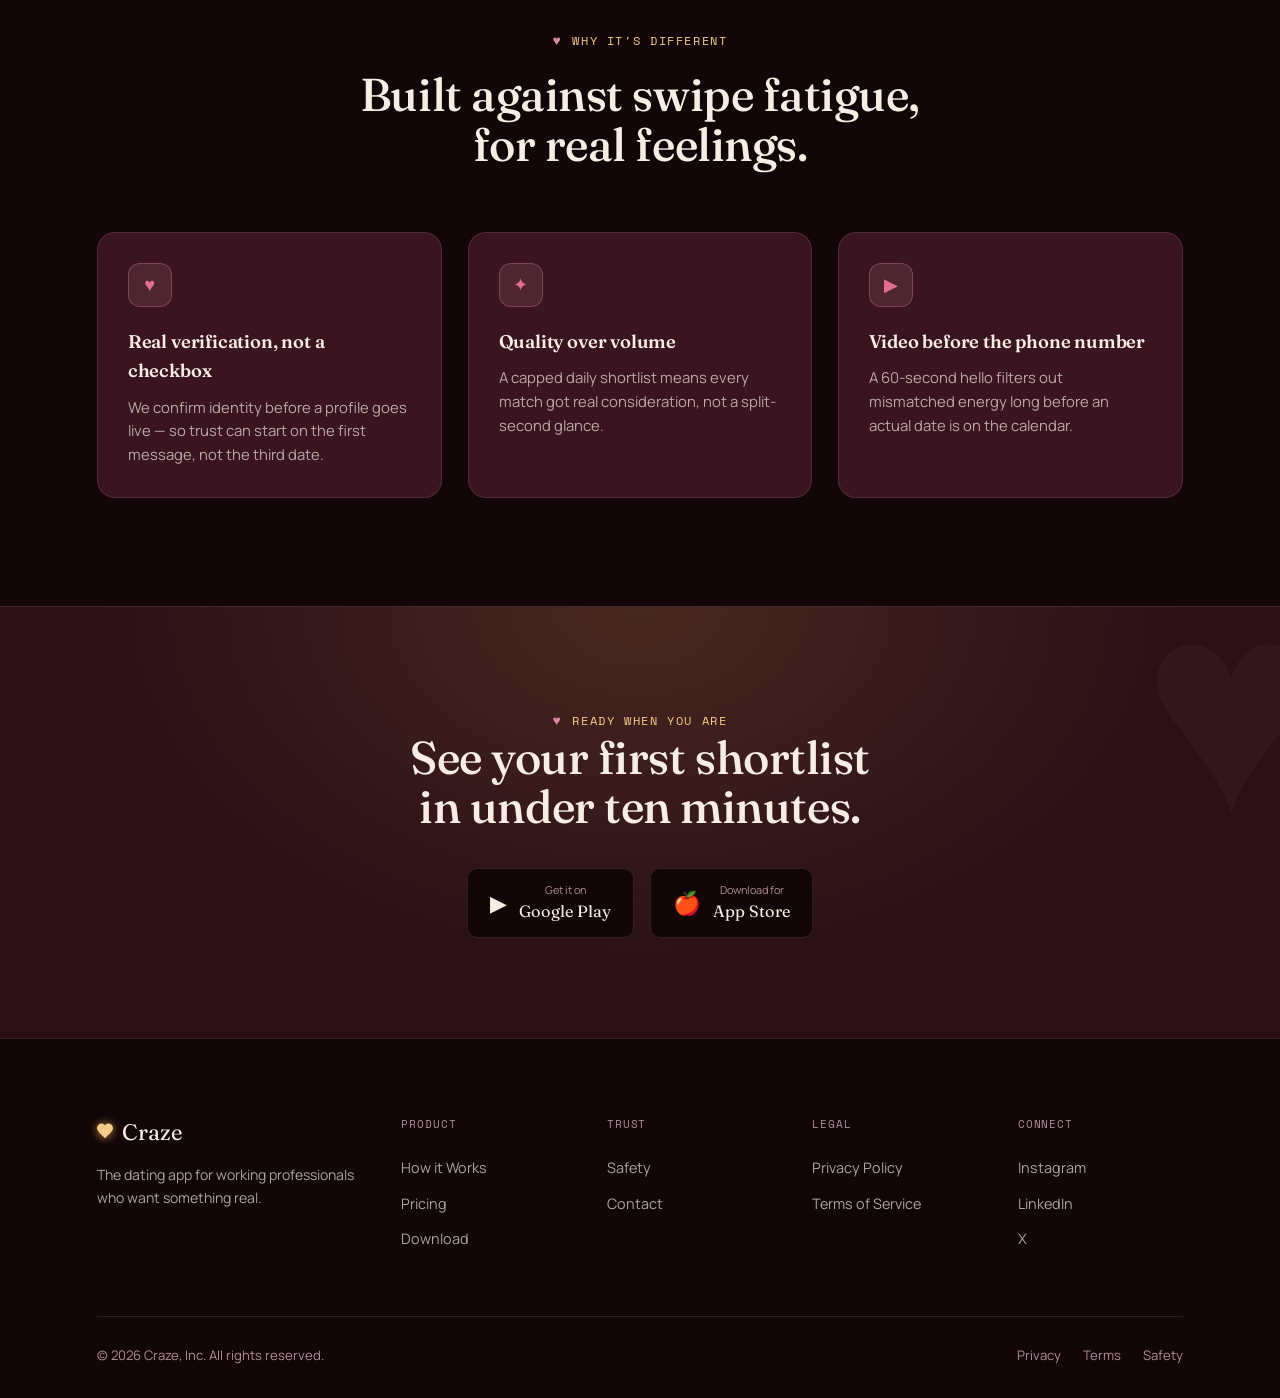
<file: how-it-works.html>
<!doctype html>
<html lang="en">
  <head>
    <meta charset="UTF-8" />
    <meta name="viewport" content="width=device-width, initial-scale=1.0" />
    <title>How it Works — Craze</title>
    <meta
      name="description"
      content="How Craze verifies profiles, curates matches, and helps working professionals find real connection."
    />
    <link rel="preconnect" href="https://fonts.googleapis.com" />
    <link rel="preconnect" href="https://fonts.gstatic.com" crossorigin />
    <link
      href="https://fonts.googleapis.com/css2?family=Fraunces:opsz,wght@9..144,300..700&family=Manrope:wght@400;500;600;700;800&family=Space+Mono:wght@400;700&display=swap"
      rel="stylesheet"
    />
    <link rel="stylesheet" href="assets/style.css" />
  </head>
  <body>
    <nav class="site-nav" id="siteNav">
      <div class="container nav-inner">
        <a href="index.html" class="brand"
          ><span class="brand-mark"></span>Craze</a
        >
        <ul class="nav-links">
          <li><a href="how-it-works.html" class="active">How it Works</a></li>
          <li><a href="pricing.html">Pricing</a></li>
          <li><a href="safety.html">Safety</a></li>
          <li><a href="contact.html">Contact</a></li>
        </ul>
        <div class="nav-cta-wrap">
          <a href="download.html" class="btn btn-brass btn-sm">Download</a>
          <button class="hamburger" id="hamburger" aria-label="Menu">
            <span></span><span></span><span></span>
          </button>
        </div>
      </div>
      <div class="mobile-nav" id="mobileNav">
        <a href="how-it-works.html">How it Works</a>
        <a href="pricing.html">Pricing</a>
        <a href="safety.html">Safety</a>
        <a href="contact.html">Contact</a>
        <a href="download.html">Download</a>
      </div>
    </nav>

    <header class="page-hero">
      <div class="container">
        <span class="eyebrow">The journey</span>
        <h1 class="h-lg">Four steps to falling<br />for the right person.</h1>
        <p class="sub" style="margin-top: 16px">
          No infinite feed, no guessing who's real. Here's exactly what happens
          between download and your first spark.
        </p>
      </div>
    </header>

    <section class="section section-alt">
      <div class="container">
        <div class="steps" style="grid-template-columns: 1fr; gap: 0">
          <div
            class="step-card reveal"
            style="
              display: grid;
              grid-template-columns: 120px 1fr;
              gap: 32px;
              align-items: start;
              border-radius: 0;
              padding: 40px 0;
              box-shadow: none;
              border-bottom: 1px solid var(--ink-line);
            "
          >
            <span class="step-num" style="margin: 0">01</span>
            <div>
              <h3 style="font-size: 1.5rem; margin-bottom: 12px">
                Show up as yourself
              </h3>
              <p style="color: var(--ink-dim); max-width: 60ch">
                Verify your identity with a government ID — it takes most
                members under three minutes and happens once. It means the
                connection you feel is with someone real, not a photo.
              </p>
            </div>
          </div>

          <div
            class="step-card reveal reveal-delay-1"
            style="
              display: grid;
              grid-template-columns: 120px 1fr;
              gap: 32px;
              align-items: start;
              border-radius: 0;
              padding: 40px 0;
              box-shadow: none;
              border-bottom: 1px solid var(--ink-line);
            "
          >
            <span class="step-num" style="margin: 0">02</span>
            <div>
              <h3 style="font-size: 1.5rem; margin-bottom: 12px">
                Say what you're really after
              </h3>
              <p style="color: var(--ink-dim); max-width: 60ch">
                Answer direct questions most apps never ask: are you looking for
                something long-term, are you open to relocating for love, do you
                want kids. These answers shape your matches — they're never used
                to label your profile publicly.
              </p>
            </div>
          </div>

          <div
            class="step-card reveal reveal-delay-2"
            style="
              display: grid;
              grid-template-columns: 120px 1fr;
              gap: 32px;
              align-items: start;
              border-radius: 0;
              padding: 40px 0;
              box-shadow: none;
              border-bottom: 1px solid var(--ink-line);
            "
          >
            <span class="step-num" style="margin: 0">03</span>
            <div>
              <h3 style="font-size: 1.5rem; margin-bottom: 12px">
                Receive a daily shortlist
              </h3>
              <p style="color: var(--ink-dim); max-width: 60ch">
                Each morning, Craze sends a small set of matches selected for
                real compatibility — values, goals, and chemistry, not just
                proximity and a photo. You'll never scroll an endless deck; the
                point is a shortlist worth reading closely.
              </p>
            </div>
          </div>

          <div
            class="step-card reveal reveal-delay-3"
            style="
              display: grid;
              grid-template-columns: 120px 1fr;
              gap: 32px;
              align-items: start;
              border-radius: 0;
              padding: 40px 0;
              box-shadow: none;
            "
          >
            <span class="step-num" style="margin: 0">04</span>
            <div>
              <h3 style="font-size: 1.5rem; margin-bottom: 12px">
                Meet — starting with a video hello
              </h3>
              <p style="color: var(--ink-dim); max-width: 60ch">
                Before numbers are exchanged, send a short video reply. You'll
                hear their voice and feel their warmth before committing an
                evening to it. When you're both ready, Craze suggests a public
                spot near you both.
              </p>
            </div>
          </div>
        </div>
      </div>
    </section>

    <section class="section">
      <div class="container">
        <div class="section-head center reveal">
          <span class="eyebrow">Why it's different</span>
          <h2 class="h-lg">
            Built against swipe fatigue,<br />for real feelings.
          </h2>
        </div>
        <div class="feat-grid">
          <div class="feat-card reveal">
            <div class="feat-icon">♥</div>
            <h3>Real verification, not a checkbox</h3>
            <p>
              We confirm identity before a profile goes live — so trust can
              start on the first message, not the third date.
            </p>
          </div>
          <div class="feat-card reveal reveal-delay-1">
            <div class="feat-icon">✦</div>
            <h3>Quality over volume</h3>
            <p>
              A capped daily shortlist means every match got real consideration,
              not a split-second glance.
            </p>
          </div>
          <div class="feat-card reveal reveal-delay-2">
            <div class="feat-icon">▶</div>
            <h3>Video before the phone number</h3>
            <p>
              A 60-second hello filters out mismatched energy long before an
              actual date is on the calendar.
            </p>
          </div>
        </div>
      </div>
    </section>

    <section class="cta-band">
      <div class="container reveal">
        <span class="eyebrow" style="justify-content: center"
          >Ready when you are</span
        >
        <h2 class="h-lg">
          See your first shortlist<br />in under ten minutes.
        </h2>
        <div class="store-row" style="margin-top: 36px">
          <a
            href="https://play.google.com/store/apps/details?id=com.firstapp.thecraze"
            class="store-btn"
          >
            <span class="store-ico">▶</span>
            <span
              ><span class="store-top">Get it on</span
              ><span class="store-main">Google Play</span></span
            >
          </a>
          <a href="download.html" class="store-btn">
            <span class="store-ico">🍎</span>
            <span
              ><span class="store-top">Download for</span
              ><span class="store-main">App Store</span></span
            >
          </a>
        </div>
      </div>
    </section>

    <footer>
      <div class="container">
        <div class="footer-grid">
          <div>
            <div class="footer-brand">
              <span class="brand-mark"></span>Craze
            </div>
            <p class="footer-desc">
              The dating app for working professionals who want something real.
            </p>
          </div>
          <div class="footer-col">
            <div class="footer-col-title">Product</div>
            <a href="how-it-works.html">How it Works</a>
            <a href="pricing.html">Pricing</a>
            <a href="download.html">Download</a>
          </div>
          <div class="footer-col">
            <div class="footer-col-title">Trust</div>
            <a href="safety.html">Safety</a>
            <a href="contact.html">Contact</a>
          </div>
          <div class="footer-col">
            <div class="footer-col-title">Legal</div>
            <a href="privacy-policy.html">Privacy Policy</a>
            <a href="terms-of-service.html">Terms of Service</a>
          </div>
          <div class="footer-col">
            <div class="footer-col-title">Connect</div>
            <a href="#">Instagram</a>
            <a href="#">LinkedIn</a>
            <a href="#">X</a>
          </div>
        </div>
        <div class="footer-bottom">
          <p class="footer-copy">© 2026 Craze, Inc. All rights reserved.</p>
          <div class="footer-legal-links">
            <a href="privacy-policy.html">Privacy</a>
            <a href="terms-of-service.html">Terms</a>
            <a href="safety.html">Safety</a>
          </div>
        </div>
      </div>
    </footer>

    <script src="assets/main.js"></script>
  </body>
</html>
</file>
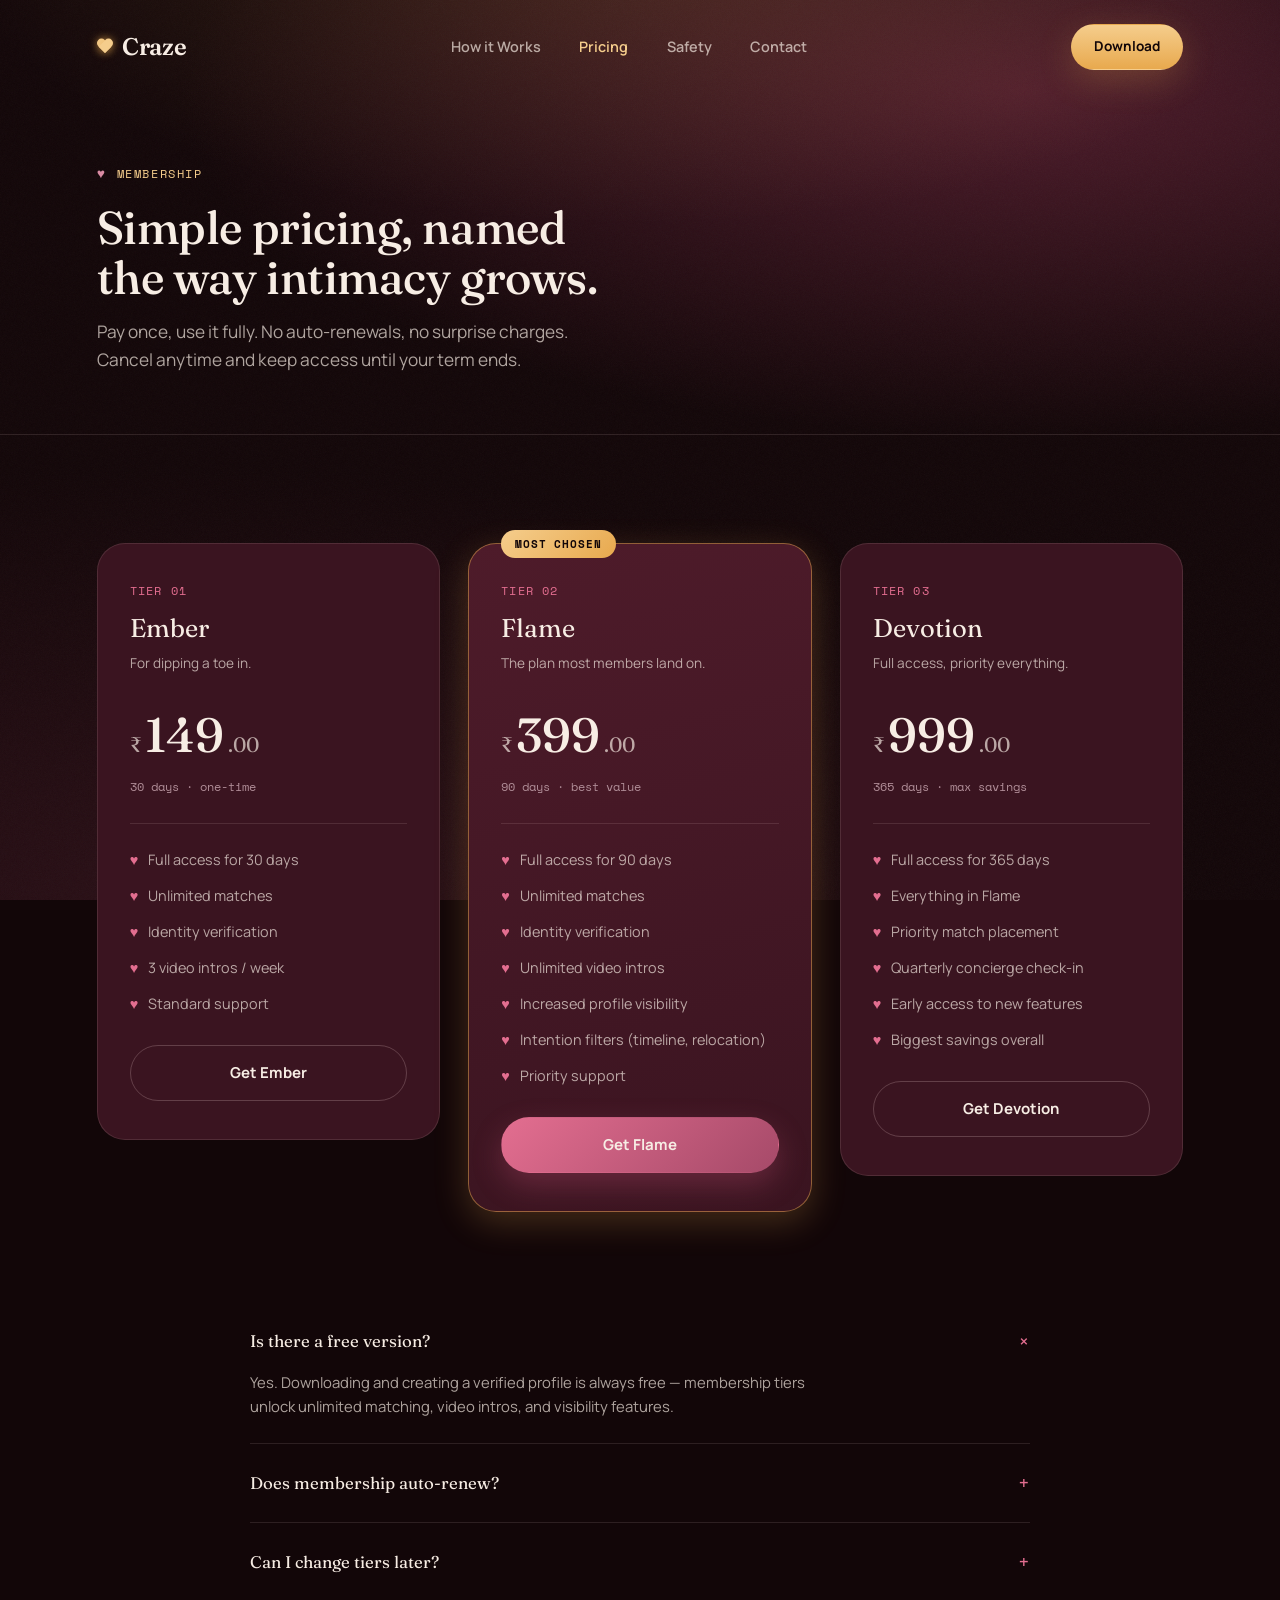
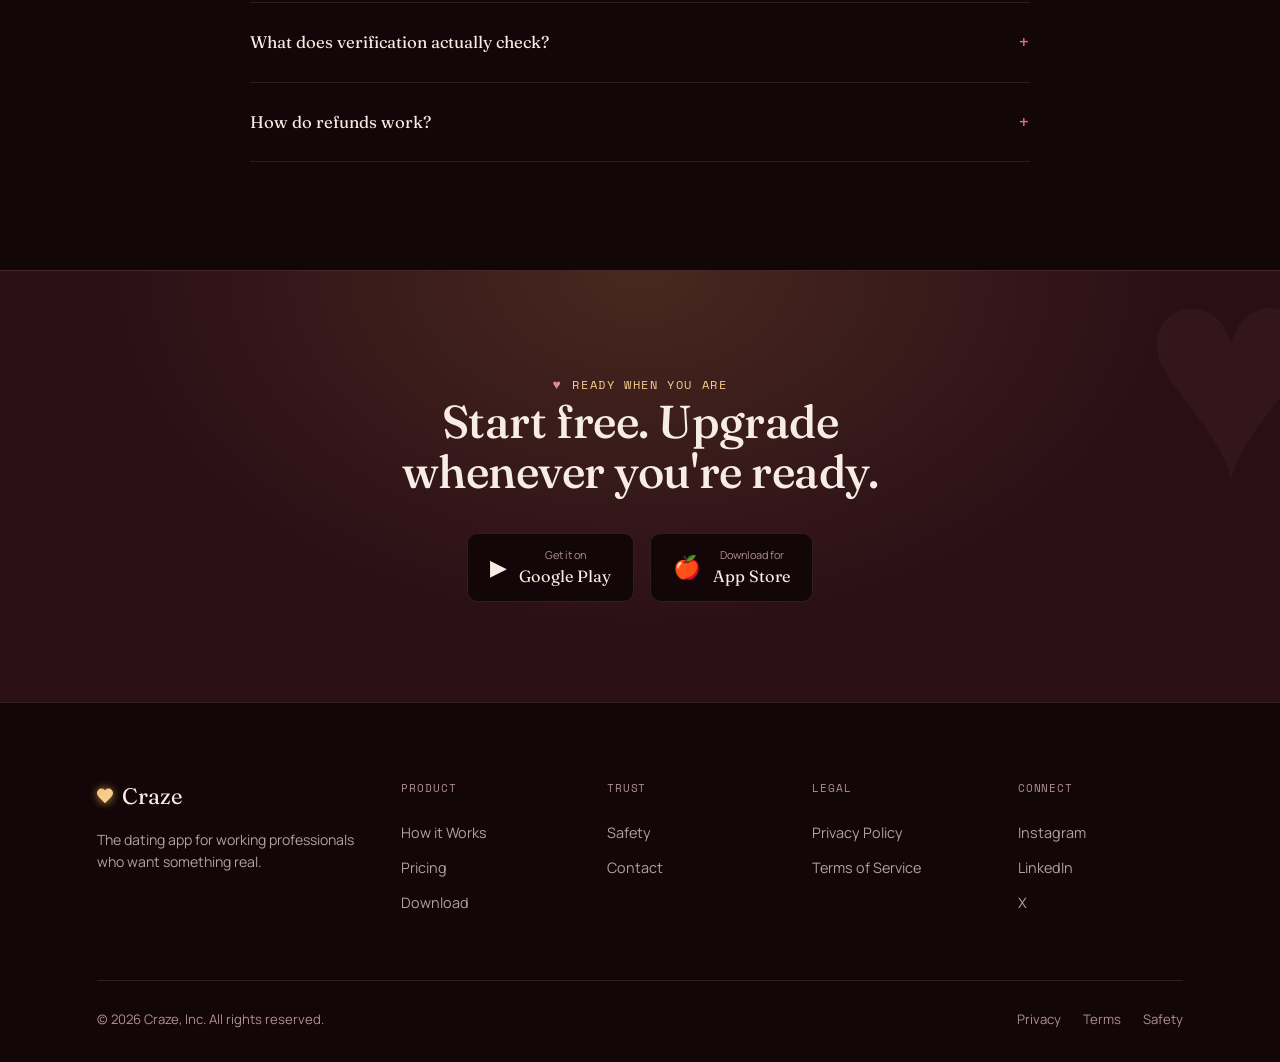
<file: pricing.html>
<!doctype html>
<html lang="en">
  <head>
    <meta charset="UTF-8" />
    <meta name="viewport" content="width=device-width, initial-scale=1.0" />
    <title>Pricing — Craze</title>
    <meta
      name="description"
      content="Simple, transparent membership tiers for Craze — Ember, Flame, and Devotion."
    />
    <link rel="preconnect" href="https://fonts.googleapis.com" />
    <link rel="preconnect" href="https://fonts.gstatic.com" crossorigin />
    <link
      href="https://fonts.googleapis.com/css2?family=Fraunces:opsz,wght@9..144,300..700&family=Manrope:wght@400;500;600;700;800&family=Space+Mono:wght@400;700&display=swap"
      rel="stylesheet"
    />
    <link rel="stylesheet" href="assets/style.css" />
  </head>
  <body>
    <nav class="site-nav" id="siteNav">
      <div class="container nav-inner">
        <a href="index.html" class="brand"
          ><span class="brand-mark"></span>Craze</a
        >
        <ul class="nav-links">
          <li><a href="how-it-works.html">How it Works</a></li>
          <li><a href="pricing.html" class="active">Pricing</a></li>
          <li><a href="safety.html">Safety</a></li>
          <li><a href="contact.html">Contact</a></li>
        </ul>
        <div class="nav-cta-wrap">
          <a href="download.html" class="btn btn-brass btn-sm">Download</a>
          <button class="hamburger" id="hamburger" aria-label="Menu">
            <span></span><span></span><span></span>
          </button>
        </div>
      </div>
      <div class="mobile-nav" id="mobileNav">
        <a href="how-it-works.html">How it Works</a>
        <a href="pricing.html">Pricing</a>
        <a href="safety.html">Safety</a>
        <a href="contact.html">Contact</a>
        <a href="download.html">Download</a>
      </div>
    </nav>

    <header class="page-hero">
      <div class="container">
        <span class="eyebrow">Membership</span>
        <h1 class="h-lg">Simple pricing, named<br />the way intimacy grows.</h1>
        <p class="sub" style="margin-top: 16px">
          Pay once, use it fully. No auto-renewals, no surprise charges. Cancel
          anytime and keep access until your term ends.
        </p>
      </div>
    </header>

    <section class="section">
      <div class="container">
        <div class="pricing-grid">
          <div class="tier-card reveal">
            <div class="tier-label">Tier 01</div>
            <div class="tier-title">Ember</div>
            <div class="tier-desc">For dipping a toe in.</div>
            <div class="tier-price">
              <span class="cur">₹</span><span class="num">149</span
              ><span class="cents">.00</span>
            </div>
            <div class="tier-period">30 days · one-time</div>
            <div class="tier-divider"></div>
            <ul class="tier-features">
              <li><span class="tier-check">♥</span> Full access for 30 days</li>
              <li><span class="tier-check">♥</span> Unlimited matches</li>
              <li><span class="tier-check">♥</span> Identity verification</li>
              <li><span class="tier-check">♥</span> 3 video intros / week</li>
              <li><span class="tier-check">♥</span> Standard support</li>
            </ul>
            <a href="download.html" class="btn btn-ghost-dark btn-block"
              >Get Ember</a
            >
          </div>

          <div class="tier-card featured reveal reveal-delay-1">
            <div class="tier-badge">Most chosen</div>
            <div class="tier-label">Tier 02</div>
            <div class="tier-title">Flame</div>
            <div class="tier-desc">The plan most members land on.</div>
            <div class="tier-price">
              <span class="cur">₹</span><span class="num">399</span
              ><span class="cents">.00</span>
            </div>
            <div class="tier-period">90 days · best value</div>
            <div class="tier-divider"></div>
            <ul class="tier-features">
              <li><span class="tier-check">♥</span> Full access for 90 days</li>
              <li><span class="tier-check">♥</span> Unlimited matches</li>
              <li><span class="tier-check">♥</span> Identity verification</li>
              <li><span class="tier-check">♥</span> Unlimited video intros</li>
              <li>
                <span class="tier-check">♥</span> Increased profile visibility
              </li>
              <li>
                <span class="tier-check">♥</span> Intention filters (timeline,
                relocation)
              </li>
              <li><span class="tier-check">♥</span> Priority support</li>
            </ul>
            <a href="download.html" class="btn btn-rose btn-block">Get Flame</a>
          </div>

          <div class="tier-card reveal reveal-delay-2">
            <div class="tier-label">Tier 03</div>
            <div class="tier-title">Devotion</div>
            <div class="tier-desc">Full access, priority everything.</div>
            <div class="tier-price">
              <span class="cur">₹</span><span class="num">999</span
              ><span class="cents">.00</span>
            </div>
            <div class="tier-period">365 days · max savings</div>
            <div class="tier-divider"></div>
            <ul class="tier-features">
              <li>
                <span class="tier-check">♥</span> Full access for 365 days
              </li>
              <li><span class="tier-check">♥</span> Everything in Flame</li>
              <li>
                <span class="tier-check">♥</span> Priority match placement
              </li>
              <li>
                <span class="tier-check">♥</span> Quarterly concierge check-in
              </li>
              <li>
                <span class="tier-check">♥</span> Early access to new features
              </li>
              <li><span class="tier-check">♥</span> Biggest savings overall</li>
            </ul>
            <a href="download.html" class="btn btn-ghost-dark btn-block"
              >Get Devotion</a
            >
          </div>
        </div>

        <div class="pricing-faq">
          <div class="faq-item open reveal">
            <div class="faq-q">
              <span>Is there a free version?</span
              ><span class="faq-q-mark">+</span>
            </div>
            <div class="faq-a">
              <p>
                Yes. Downloading and creating a verified profile is always free
                — membership tiers unlock unlimited matching, video intros, and
                visibility features.
              </p>
            </div>
          </div>
          <div class="faq-item reveal">
            <div class="faq-q">
              <span>Does membership auto-renew?</span
              ><span class="faq-q-mark">+</span>
            </div>
            <div class="faq-a">
              <p>
                No. Every plan is a one-time purchase for a fixed term. When it
                ends, you'll get a reminder to renew — nothing is charged
                automatically.
              </p>
            </div>
          </div>
          <div class="faq-item reveal">
            <div class="faq-q">
              <span>Can I change tiers later?</span
              ><span class="faq-q-mark">+</span>
            </div>
            <div class="faq-a">
              <p>
                Yes, at any time from your account settings. Upgrading applies
                the new tier immediately; the remaining time on your current
                plan carries over.
              </p>
            </div>
          </div>
          <div class="faq-item reveal">
            <div class="faq-q">
              <span>What does verification actually check?</span
              ><span class="faq-q-mark">+</span>
            </div>
            <div class="faq-a">
              <p>
                We confirm a government ID against your profile photos and age,
                so the person you're falling for is exactly who they say they
                are. See our <a href="safety.html">Safety page</a> for details.
              </p>
            </div>
          </div>
          <div class="faq-item reveal">
            <div class="faq-q">
              <span>How do refunds work?</span><span class="faq-q-mark">+</span>
            </div>
            <div class="faq-a">
              <p>
                Reach out within 48 hours of purchase if you haven't used any
                premium features and we'll issue a full refund. See our
                <a href="terms-of-service.html">Terms of Service</a> for the
                complete policy.
              </p>
            </div>
          </div>
        </div>
      </div>
    </section>

    <section class="cta-band">
      <div class="container reveal">
        <span class="eyebrow" style="justify-content: center"
          >Ready when you are</span
        >
        <h2 class="h-lg">Start free. Upgrade<br />whenever you're ready.</h2>
        <div class="store-row" style="margin-top: 36px">
          <a
            href="https://play.google.com/store/apps/details?id=com.firstapp.thecraze"
            class="store-btn"
          >
            <span class="store-ico">▶</span>
            <span
              ><span class="store-top">Get it on</span
              ><span class="store-main">Google Play</span></span
            >
          </a>
          <a href="download.html" class="store-btn">
            <span class="store-ico">🍎</span>
            <span
              ><span class="store-top">Download for</span
              ><span class="store-main">App Store</span></span
            >
          </a>
        </div>
      </div>
    </section>

    <footer>
      <div class="container">
        <div class="footer-grid">
          <div>
            <div class="footer-brand">
              <span class="brand-mark"></span>Craze
            </div>
            <p class="footer-desc">
              The dating app for working professionals who want something real.
            </p>
          </div>
          <div class="footer-col">
            <div class="footer-col-title">Product</div>
            <a href="how-it-works.html">How it Works</a>
            <a href="pricing.html">Pricing</a>
            <a href="download.html">Download</a>
          </div>
          <div class="footer-col">
            <div class="footer-col-title">Trust</div>
            <a href="safety.html">Safety</a>
            <a href="contact.html">Contact</a>
          </div>
          <div class="footer-col">
            <div class="footer-col-title">Legal</div>
            <a href="privacy-policy.html">Privacy Policy</a>
            <a href="terms-of-service.html">Terms of Service</a>
          </div>
          <div class="footer-col">
            <div class="footer-col-title">Connect</div>
            <a href="#">Instagram</a>
            <a href="#">LinkedIn</a>
            <a href="#">X</a>
          </div>
        </div>
        <div class="footer-bottom">
          <p class="footer-copy">© 2026 Craze, Inc. All rights reserved.</p>
          <div class="footer-legal-links">
            <a href="privacy-policy.html">Privacy</a>
            <a href="terms-of-service.html">Terms</a>
            <a href="safety.html">Safety</a>
          </div>
        </div>
      </div>
    </footer>

    <script src="assets/main.js"></script>
  </body>
</html>
</file>
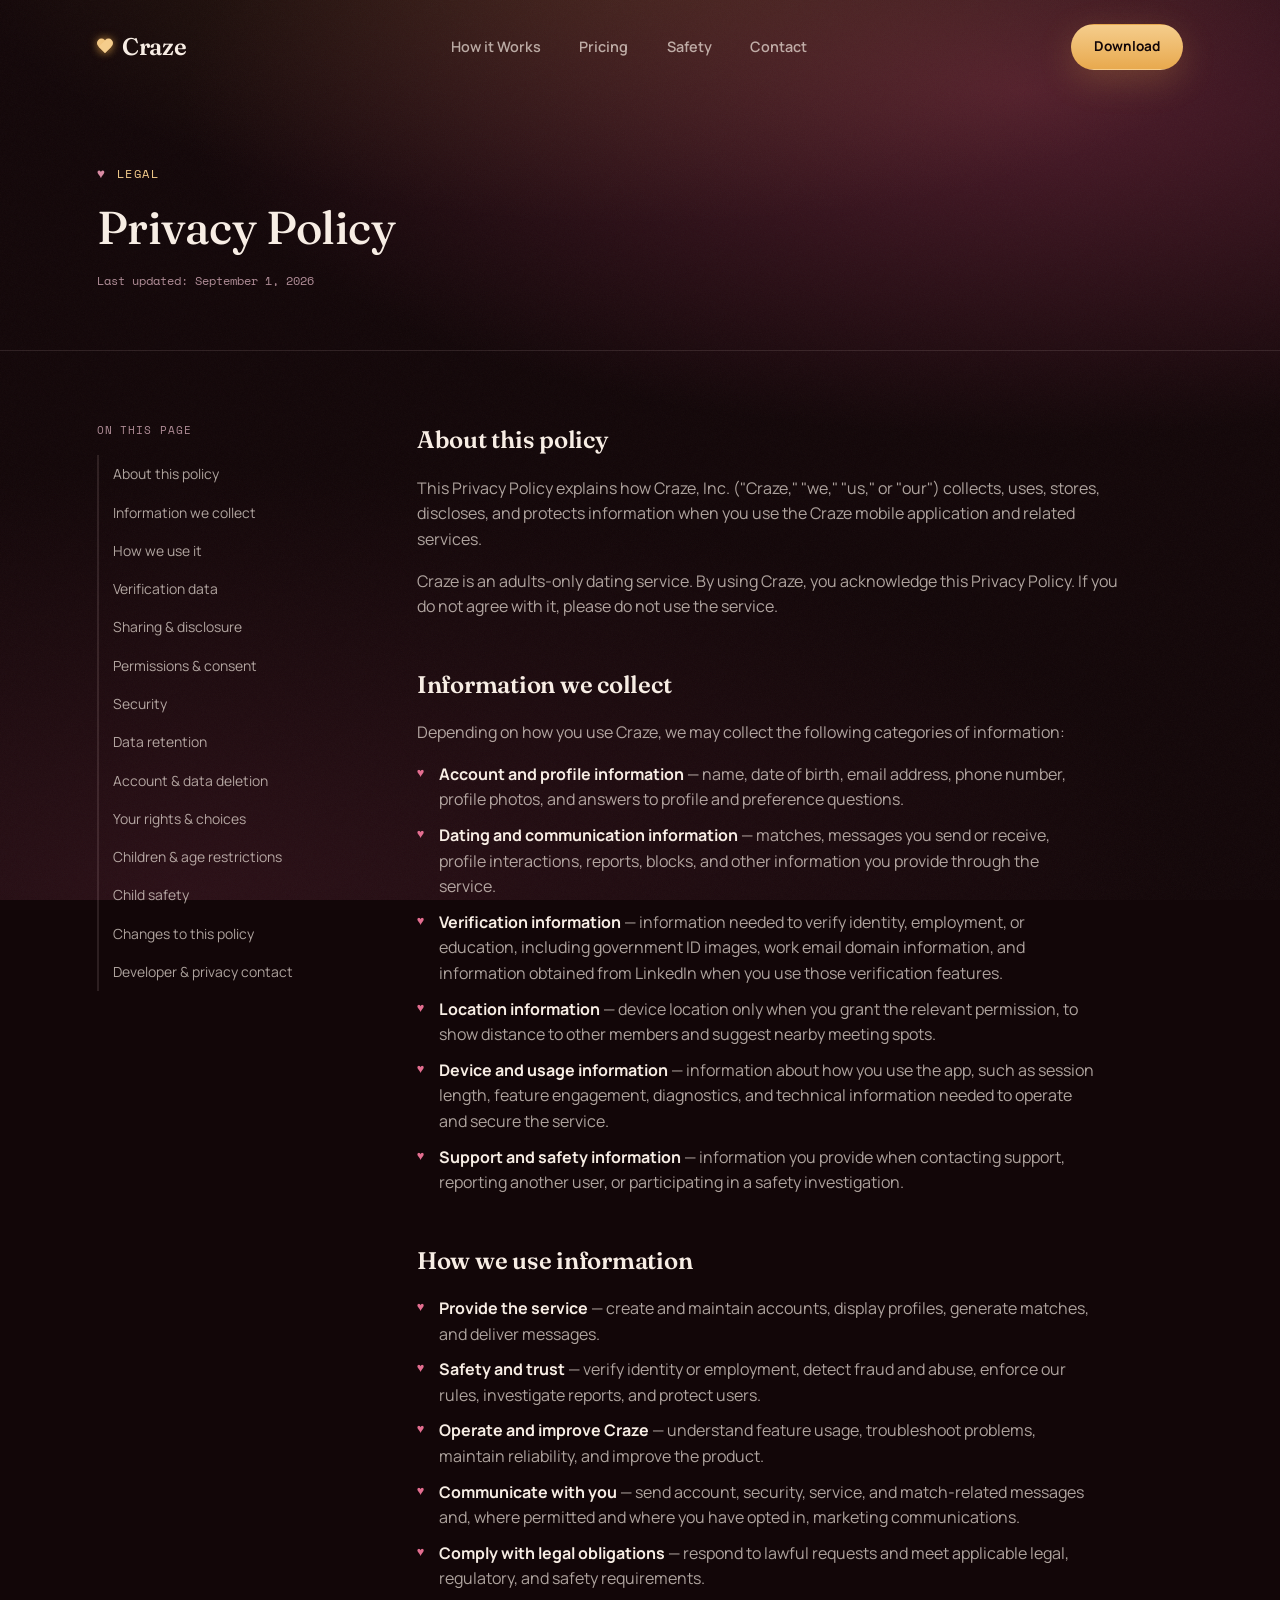
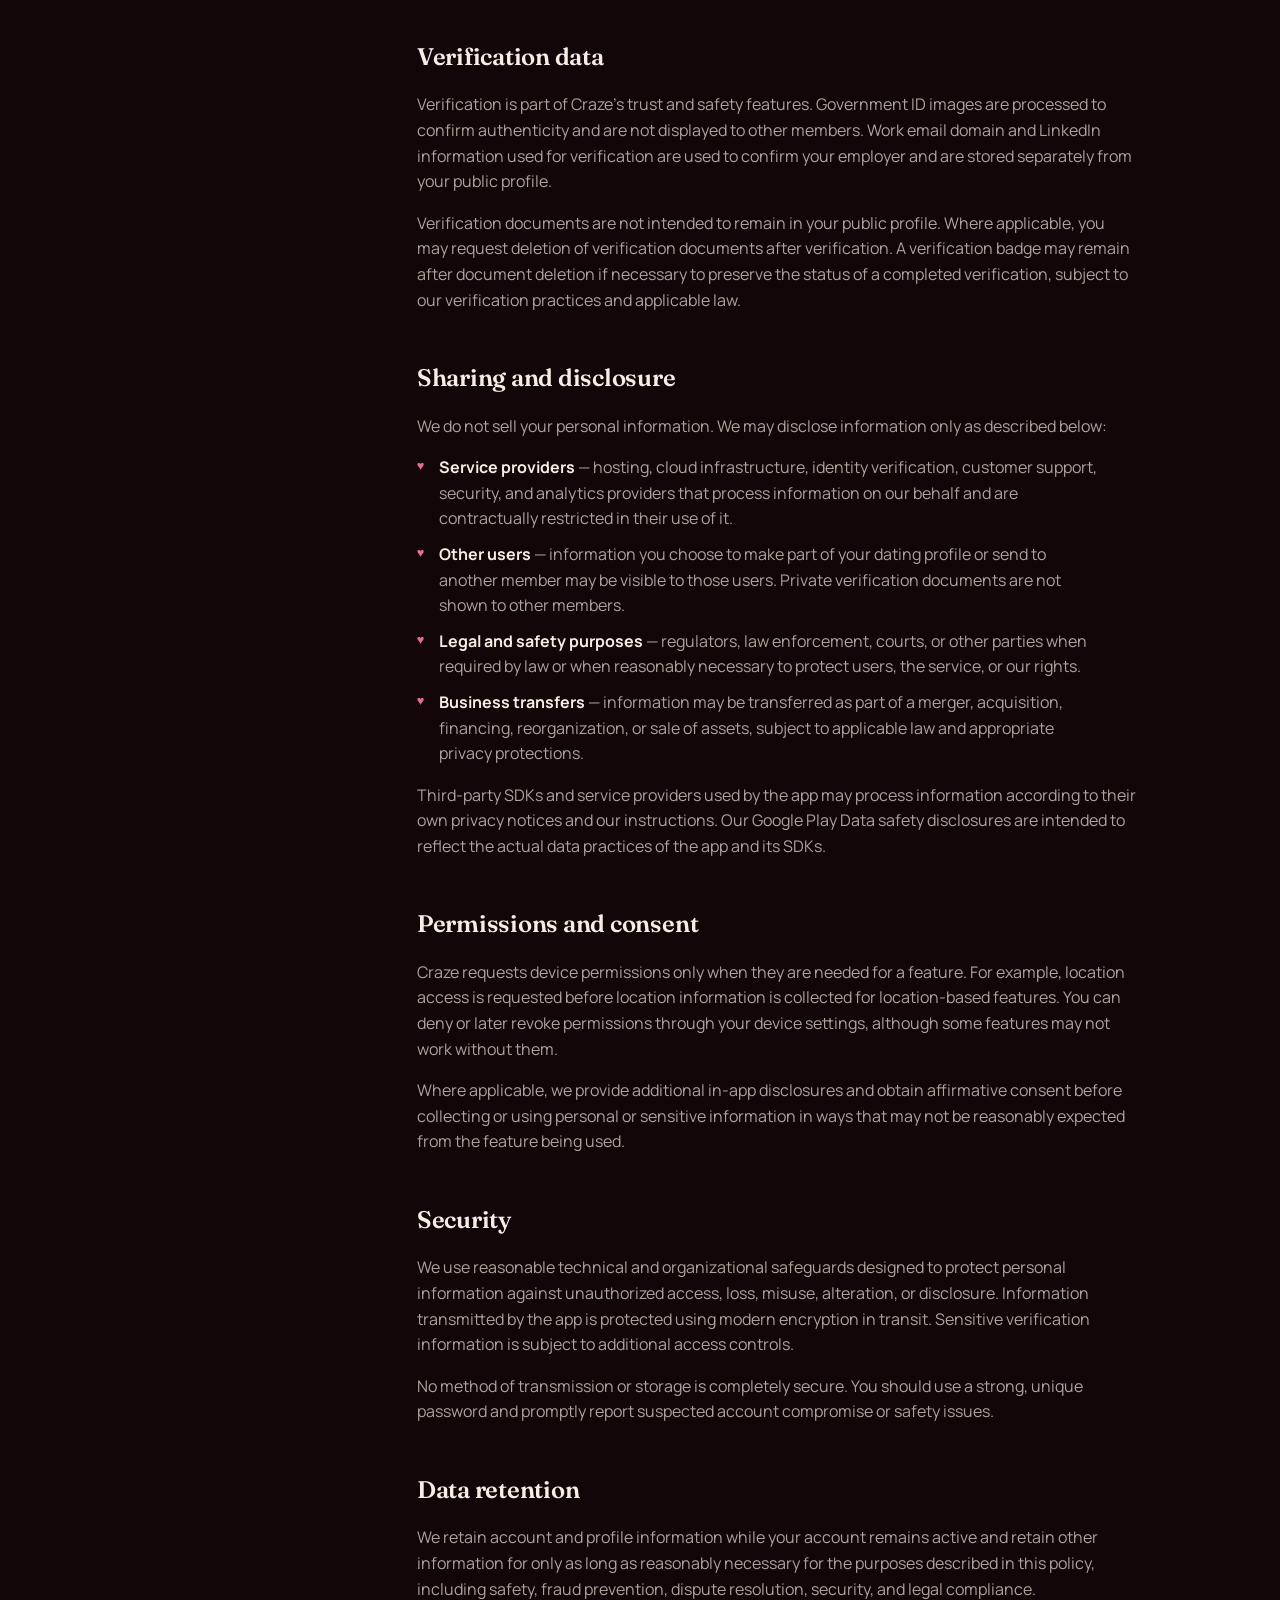
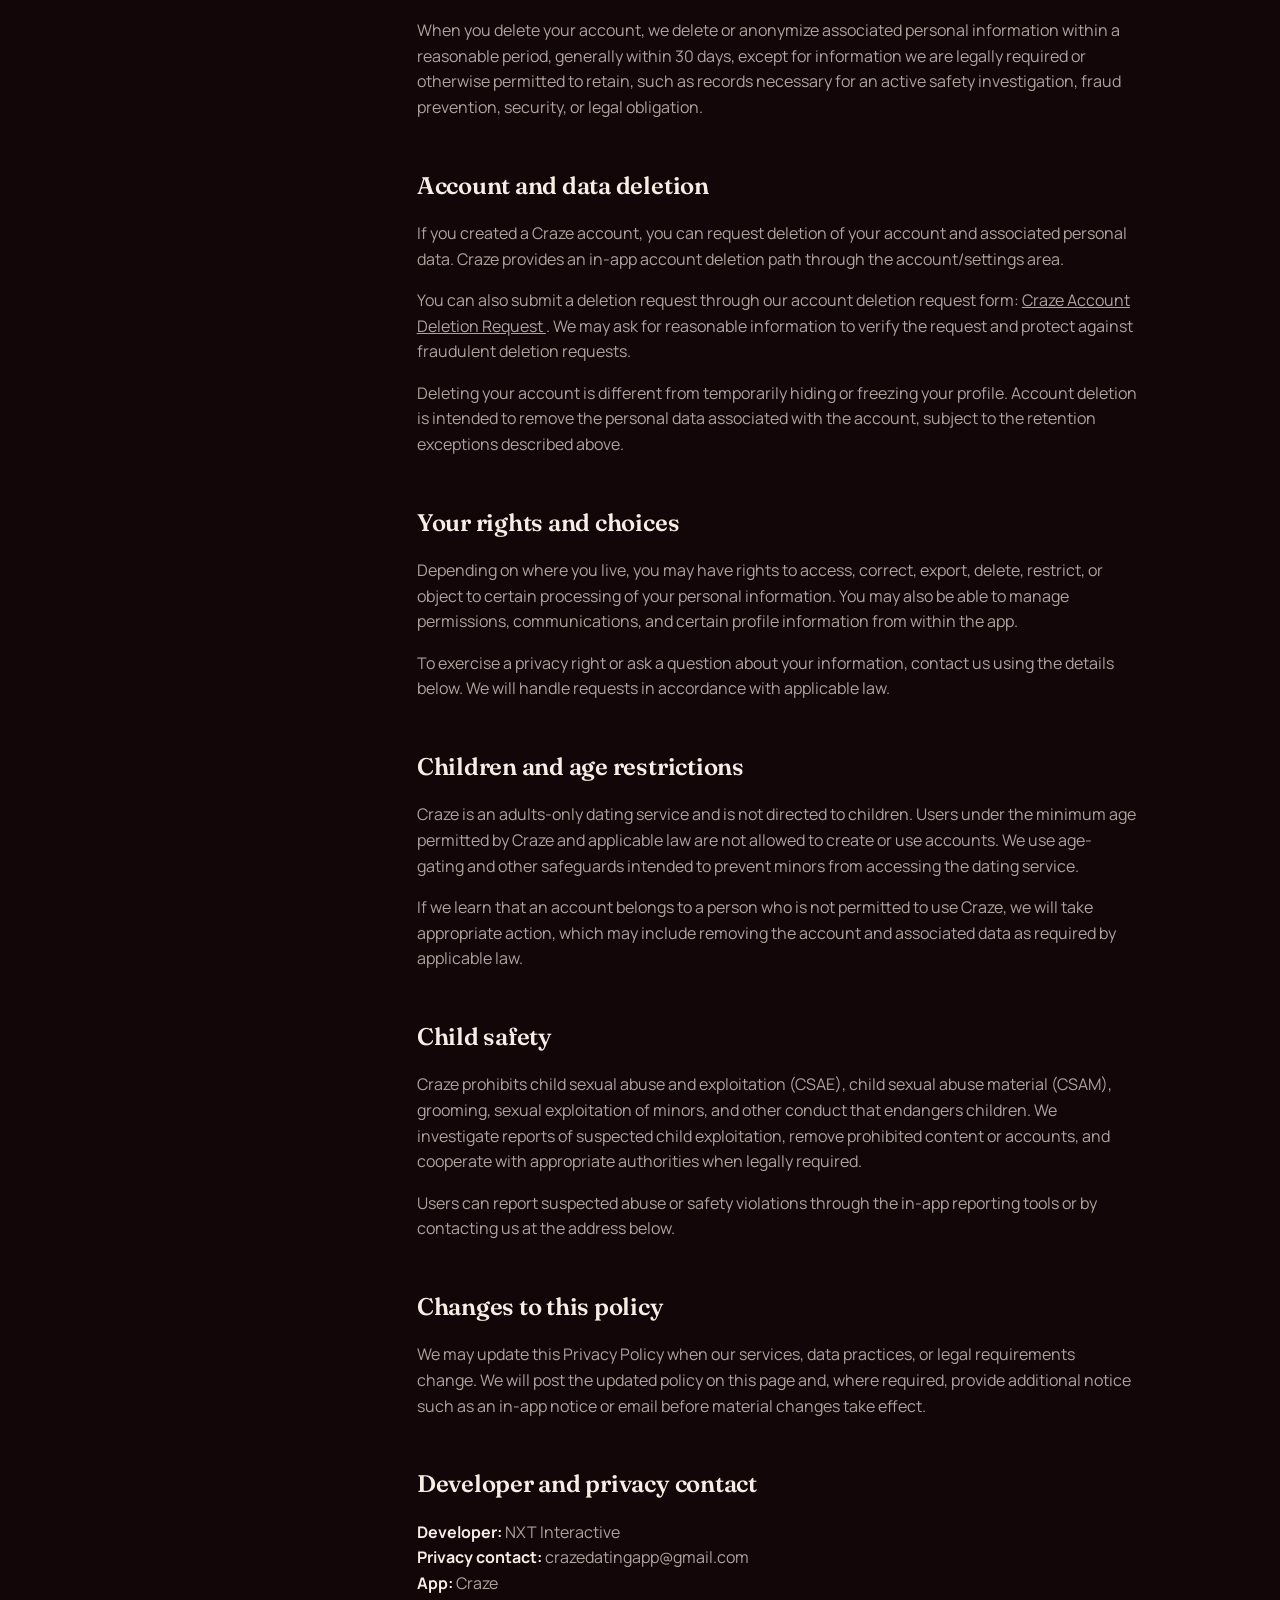
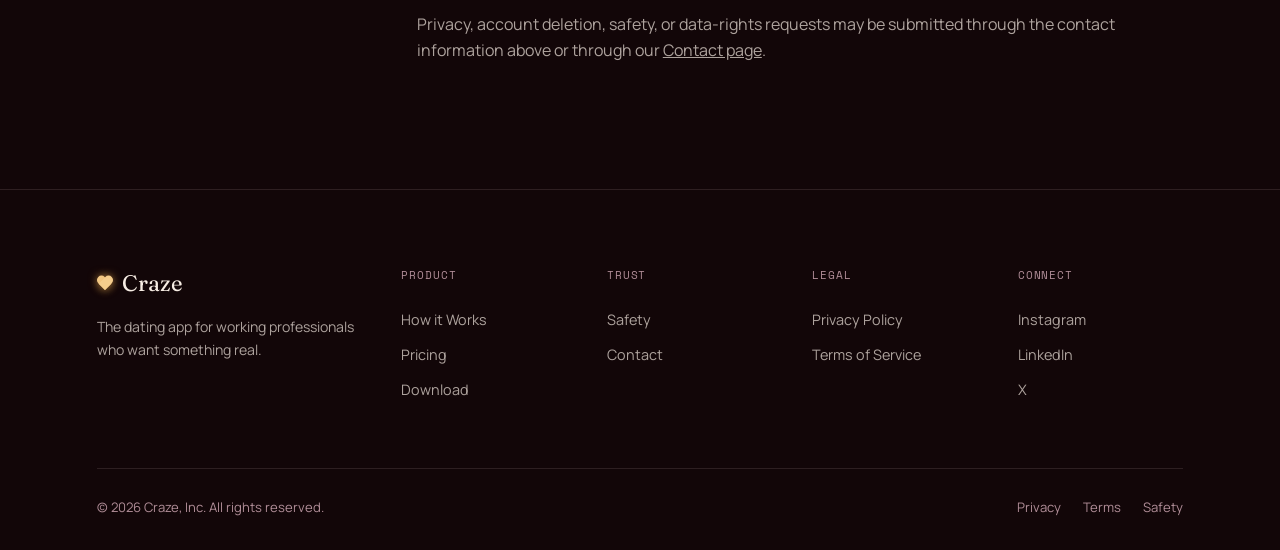
<file: privacy-policy.html>
<!doctype html>
<html lang="en">
  <head>
    <meta charset="UTF-8" />
    <meta name="viewport" content="width=device-width, initial-scale=1.0" />
    <title>Privacy Policy — Craze</title>
    <meta
      name="description"
      content="Craze Privacy Policy: how we collect, use, share, retain, protect, and delete user information."
    />
    <link rel="preconnect" href="https://fonts.googleapis.com" />
    <link rel="preconnect" href="https://fonts.gstatic.com" crossorigin />
    <link
      href="https://fonts.googleapis.com/css2?family=Fraunces:opsz,wght@9..144,300..700&family=Manrope:wght@400;500;600;700;800&family=Space+Mono:wght@400;700&display=swap"
      rel="stylesheet"
    />
    <link rel="stylesheet" href="assets/style.css" />
  </head>
  <body>
    <nav class="site-nav" id="siteNav">
      <div class="container nav-inner">
        <a href="index.html" class="brand"
          ><span class="brand-mark"></span>Craze</a
        >
        <ul class="nav-links">
          <li><a href="how-it-works.html">How it Works</a></li>
          <li><a href="pricing.html">Pricing</a></li>
          <li><a href="safety.html">Safety</a></li>
          <li><a href="contact.html">Contact</a></li>
        </ul>
        <div class="nav-cta-wrap">
          <a href="download.html" class="btn btn-brass btn-sm">Download</a>
          <button class="hamburger" id="hamburger" aria-label="Menu">
            <span></span><span></span><span></span>
          </button>
        </div>
      </div>
      <div class="mobile-nav" id="mobileNav">
        <a href="how-it-works.html">How it Works</a>
        <a href="pricing.html">Pricing</a>
        <a href="safety.html">Safety</a>
        <a href="contact.html">Contact</a>
        <a href="download.html">Download</a>
      </div>
    </nav>

    <header class="page-hero">
      <div class="container">
        <span class="eyebrow">Legal</span>
        <h1 class="h-lg">Privacy Policy</h1>
        <p class="updated-note">Last updated: September 1, 2026</p>
      </div>
    </header>

    <section class="legal-body">
      <div class="container legal-layout">
        <aside class="legal-toc">
          <div class="legal-toc-title">On this page</div>
          <a href="#about">About this policy</a>
          <a href="#collect">Information we collect</a>
          <a href="#use">How we use it</a>
          <a href="#verification">Verification data</a>
          <a href="#sharing">Sharing &amp; disclosure</a>
          <a href="#permissions">Permissions &amp; consent</a>
          <a href="#security">Security</a>
          <a href="#retention">Data retention</a>
          <a href="#deletion">Account &amp; data deletion</a>
          <a href="#rights">Your rights &amp; choices</a>
          <a href="#children">Children &amp; age restrictions</a>
          <a href="#child-safety">Child safety</a>
          <a href="#changes">Changes to this policy</a>
          <a href="#contact-us">Developer &amp; privacy contact</a>
        </aside>

        <article class="legal-content">
          <h2 id="about">About this policy</h2>
          <p>
            This Privacy Policy explains how Craze, Inc. ("Craze," "we," "us,"
            or "our") collects, uses, stores, discloses, and protects
            information when you use the Craze mobile application and related
            services.
          </p>
          <p>
            Craze is an adults-only dating service. By using Craze, you
            acknowledge this Privacy Policy. If you do not agree with it, please
            do not use the service.
          </p>

          <h2 id="collect">Information we collect</h2>
          <p>
            Depending on how you use Craze, we may collect the following
            categories of information:
          </p>
          <ul>
            <li>
              <strong>Account and profile information</strong> — name, date of
              birth, email address, phone number, profile photos, and answers to
              profile and preference questions.
            </li>
            <li>
              <strong>Dating and communication information</strong> — matches,
              messages you send or receive, profile interactions, reports,
              blocks, and other information you provide through the service.
            </li>
            <li>
              <strong>Verification information</strong> — information needed to
              verify identity, employment, or education, including government ID
              images, work email domain information, and information obtained
              from LinkedIn when you use those verification features.
            </li>
            <li>
              <strong>Location information</strong> — device location only when
              you grant the relevant permission, to show distance to other
              members and suggest nearby meeting spots.
            </li>
            <li>
              <strong>Device and usage information</strong> — information about
              how you use the app, such as session length, feature engagement,
              diagnostics, and technical information needed to operate and
              secure the service.
            </li>
            <li>
              <strong>Support and safety information</strong> — information you
              provide when contacting support, reporting another user, or
              participating in a safety investigation.
            </li>
          </ul>

          <h2 id="use">How we use information</h2>
          <ul>
            <li>
              <strong>Provide the service</strong> — create and maintain
              accounts, display profiles, generate matches, and deliver
              messages.
            </li>
            <li>
              <strong>Safety and trust</strong> — verify identity or employment,
              detect fraud and abuse, enforce our rules, investigate reports,
              and protect users.
            </li>
            <li>
              <strong>Operate and improve Craze</strong> — understand feature
              usage, troubleshoot problems, maintain reliability, and improve
              the product.
            </li>
            <li>
              <strong>Communicate with you</strong> — send account, security,
              service, and match-related messages and, where permitted and where
              you have opted in, marketing communications.
            </li>
            <li>
              <strong>Comply with legal obligations</strong> — respond to lawful
              requests and meet applicable legal, regulatory, and safety
              requirements.
            </li>
          </ul>

          <h2 id="verification">Verification data</h2>
          <p>
            Verification is part of Craze's trust and safety features.
            Government ID images are processed to confirm authenticity and are
            not displayed to other members. Work email domain and LinkedIn
            information used for verification are used to confirm your employer
            and are stored separately from your public profile.
          </p>
          <p>
            Verification documents are not intended to remain in your public
            profile. Where applicable, you may request deletion of verification
            documents after verification. A verification badge may remain after
            document deletion if necessary to preserve the status of a completed
            verification, subject to our verification practices and applicable
            law.
          </p>

          <h2 id="sharing">Sharing and disclosure</h2>
          <p>
            We do not sell your personal information. We may disclose
            information only as described below:
          </p>
          <ul>
            <li>
              <strong>Service providers</strong> — hosting, cloud
              infrastructure, identity verification, customer support, security,
              and analytics providers that process information on our behalf and
              are contractually restricted in their use of it.
            </li>
            <li>
              <strong>Other users</strong> — information you choose to make part
              of your dating profile or send to another member may be visible to
              those users. Private verification documents are not shown to other
              members.
            </li>
            <li>
              <strong>Legal and safety purposes</strong> — regulators, law
              enforcement, courts, or other parties when required by law or when
              reasonably necessary to protect users, the service, or our rights.
            </li>
            <li>
              <strong>Business transfers</strong> — information may be
              transferred as part of a merger, acquisition, financing,
              reorganization, or sale of assets, subject to applicable law and
              appropriate privacy protections.
            </li>
          </ul>
          <p>
            Third-party SDKs and service providers used by the app may process
            information according to their own privacy notices and our
            instructions. Our Google Play Data safety disclosures are intended
            to reflect the actual data practices of the app and its SDKs.
          </p>

          <h2 id="permissions">Permissions and consent</h2>
          <p>
            Craze requests device permissions only when they are needed for a
            feature. For example, location access is requested before location
            information is collected for location-based features. You can deny
            or later revoke permissions through your device settings, although
            some features may not work without them.
          </p>
          <p>
            Where applicable, we provide additional in-app disclosures and
            obtain affirmative consent before collecting or using personal or
            sensitive information in ways that may not be reasonably expected
            from the feature being used.
          </p>

          <h2 id="security">Security</h2>
          <p>
            We use reasonable technical and organizational safeguards designed
            to protect personal information against unauthorized access, loss,
            misuse, alteration, or disclosure. Information transmitted by the
            app is protected using modern encryption in transit. Sensitive
            verification information is subject to additional access controls.
          </p>
          <p>
            No method of transmission or storage is completely secure. You
            should use a strong, unique password and promptly report suspected
            account compromise or safety issues.
          </p>

          <h2 id="retention">Data retention</h2>
          <p>
            We retain account and profile information while your account remains
            active and retain other information for only as long as reasonably
            necessary for the purposes described in this policy, including
            safety, fraud prevention, dispute resolution, security, and legal
            compliance.
          </p>
          <p>
            When you delete your account, we delete or anonymize associated
            personal information within a reasonable period, generally within 30
            days, except for information we are legally required or otherwise
            permitted to retain, such as records necessary for an active safety
            investigation, fraud prevention, security, or legal obligation.
          </p>

          <h2 id="deletion">Account and data deletion</h2>
          <p>
            If you created a Craze account, you can request deletion of your
            account and associated personal data. Craze provides an in-app
            account deletion path through the account/settings area.
          </p>
          <p>
            You can also submit a deletion request through our account deletion
            request form:
            <a
              href="https://docs.google.com/forms/d/e/1FAIpQLScNqh5gVHWNWapjk1t2uXGKy-EDZq1pdR095jQiBr-ZRlU1rQ/viewform?usp=header"
              style="color: var(--brass-light)"
              target="_blank"
              rel="noopener"
            >
              Craze Account Deletion Request </a
            >. We may ask for reasonable information to verify the request and
            protect against fraudulent deletion requests.
          </p>
          <p>
            Deleting your account is different from temporarily hiding or
            freezing your profile. Account deletion is intended to remove the
            personal data associated with the account, subject to the retention
            exceptions described above.
          </p>

          <h2 id="rights">Your rights and choices</h2>
          <p>
            Depending on where you live, you may have rights to access, correct,
            export, delete, restrict, or object to certain processing of your
            personal information. You may also be able to manage permissions,
            communications, and certain profile information from within the app.
          </p>
          <p>
            To exercise a privacy right or ask a question about your
            information, contact us using the details below. We will handle
            requests in accordance with applicable law.
          </p>

          <h2 id="children">Children and age restrictions</h2>
          <p>
            Craze is an adults-only dating service and is not directed to
            children. Users under the minimum age permitted by Craze and
            applicable law are not allowed to create or use accounts. We use
            age-gating and other safeguards intended to prevent minors from
            accessing the dating service.
          </p>
          <p>
            If we learn that an account belongs to a person who is not permitted
            to use Craze, we will take appropriate action, which may include
            removing the account and associated data as required by applicable
            law.
          </p>

          <h2 id="child-safety">Child safety</h2>
          <p>
            Craze prohibits child sexual abuse and exploitation (CSAE), child
            sexual abuse material (CSAM), grooming, sexual exploitation of
            minors, and other conduct that endangers children. We investigate
            reports of suspected child exploitation, remove prohibited content
            or accounts, and cooperate with appropriate authorities when legally
            required.
          </p>
          <p>
            Users can report suspected abuse or safety violations through the
            in-app reporting tools or by contacting us at the address below.
          </p>

          <h2 id="changes">Changes to this policy</h2>
          <p>
            We may update this Privacy Policy when our services, data practices,
            or legal requirements change. We will post the updated policy on
            this page and, where required, provide additional notice such as an
            in-app notice or email before material changes take effect.
          </p>

          <h2 id="contact-us">Developer and privacy contact</h2>
          <p>
            <strong>Developer:</strong> NXT Interactive<br />
            <strong>Privacy contact:</strong> crazedatingapp@gmail.com<br />
            <strong>App:</strong> Craze
          </p>
          <p>
            Privacy, account deletion, safety, or data-rights requests may be
            submitted through the contact information above or through our
            <a href="contact.html" style="color: var(--brass-light)"
              >Contact page</a
            >.
          </p>
        </article>
      </div>
    </section>

    <footer>
      <div class="container">
        <div class="footer-grid">
          <div>
            <div class="footer-brand">
              <span class="brand-mark"></span>Craze
            </div>
            <p class="footer-desc">
              The dating app for working professionals who want something real.
            </p>
          </div>
          <div class="footer-col">
            <div class="footer-col-title">Product</div>
            <a href="how-it-works.html">How it Works</a>
            <a href="pricing.html">Pricing</a>
            <a href="download.html">Download</a>
          </div>
          <div class="footer-col">
            <div class="footer-col-title">Trust</div>
            <a href="safety.html">Safety</a>
            <a href="contact.html">Contact</a>
          </div>
          <div class="footer-col">
            <div class="footer-col-title">Legal</div>
            <a href="privacy-policy.html">Privacy Policy</a>
            <a href="terms-of-service.html">Terms of Service</a>
          </div>
          <div class="footer-col">
            <div class="footer-col-title">Connect</div>
            <a href="#">Instagram</a>
            <a href="#">LinkedIn</a>
            <a href="#">X</a>
          </div>
        </div>
        <div class="footer-bottom">
          <p class="footer-copy">© 2026 Craze, Inc. All rights reserved.</p>
          <div class="footer-legal-links">
            <a href="privacy-policy.html">Privacy</a>
            <a href="terms-of-service.html">Terms</a>
            <a href="safety.html">Safety</a>
          </div>
        </div>
      </div>
    </footer>

    <script src="assets/main.js"></script>
  </body>
</html>
</file>
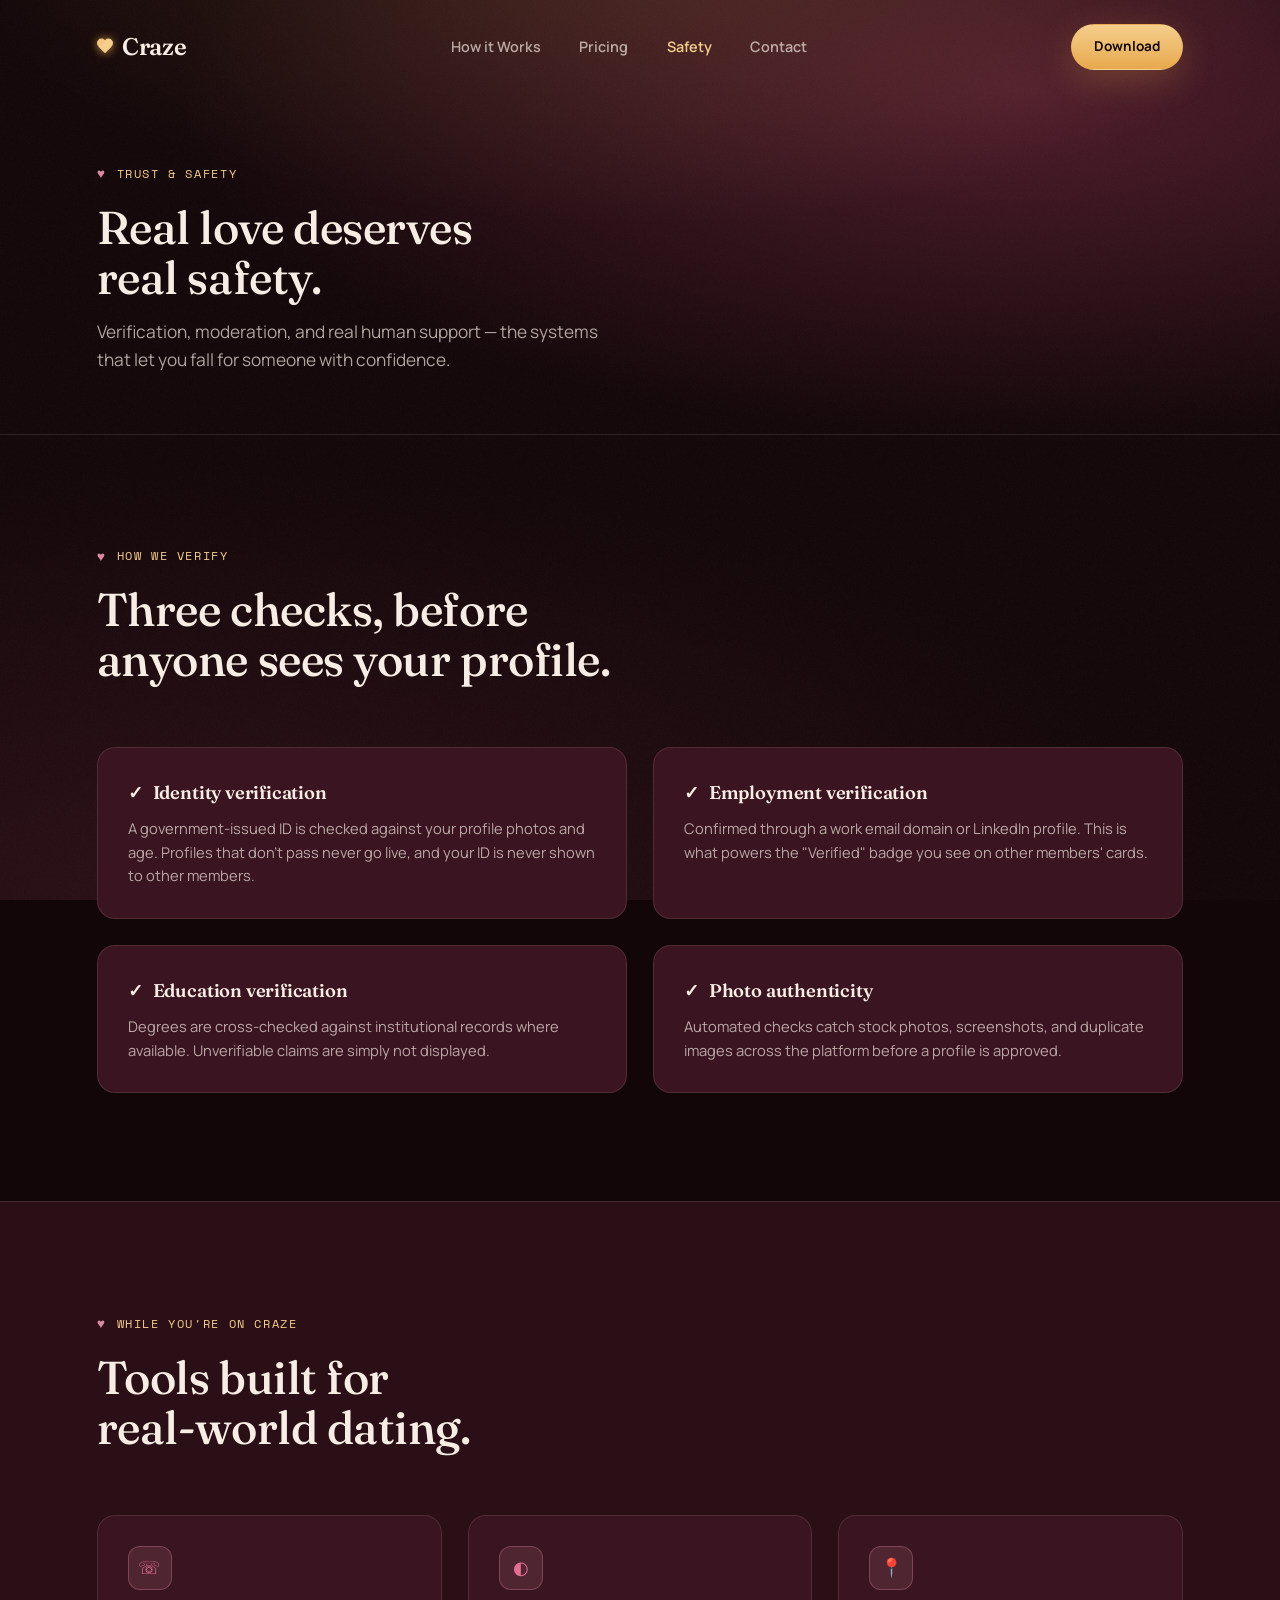
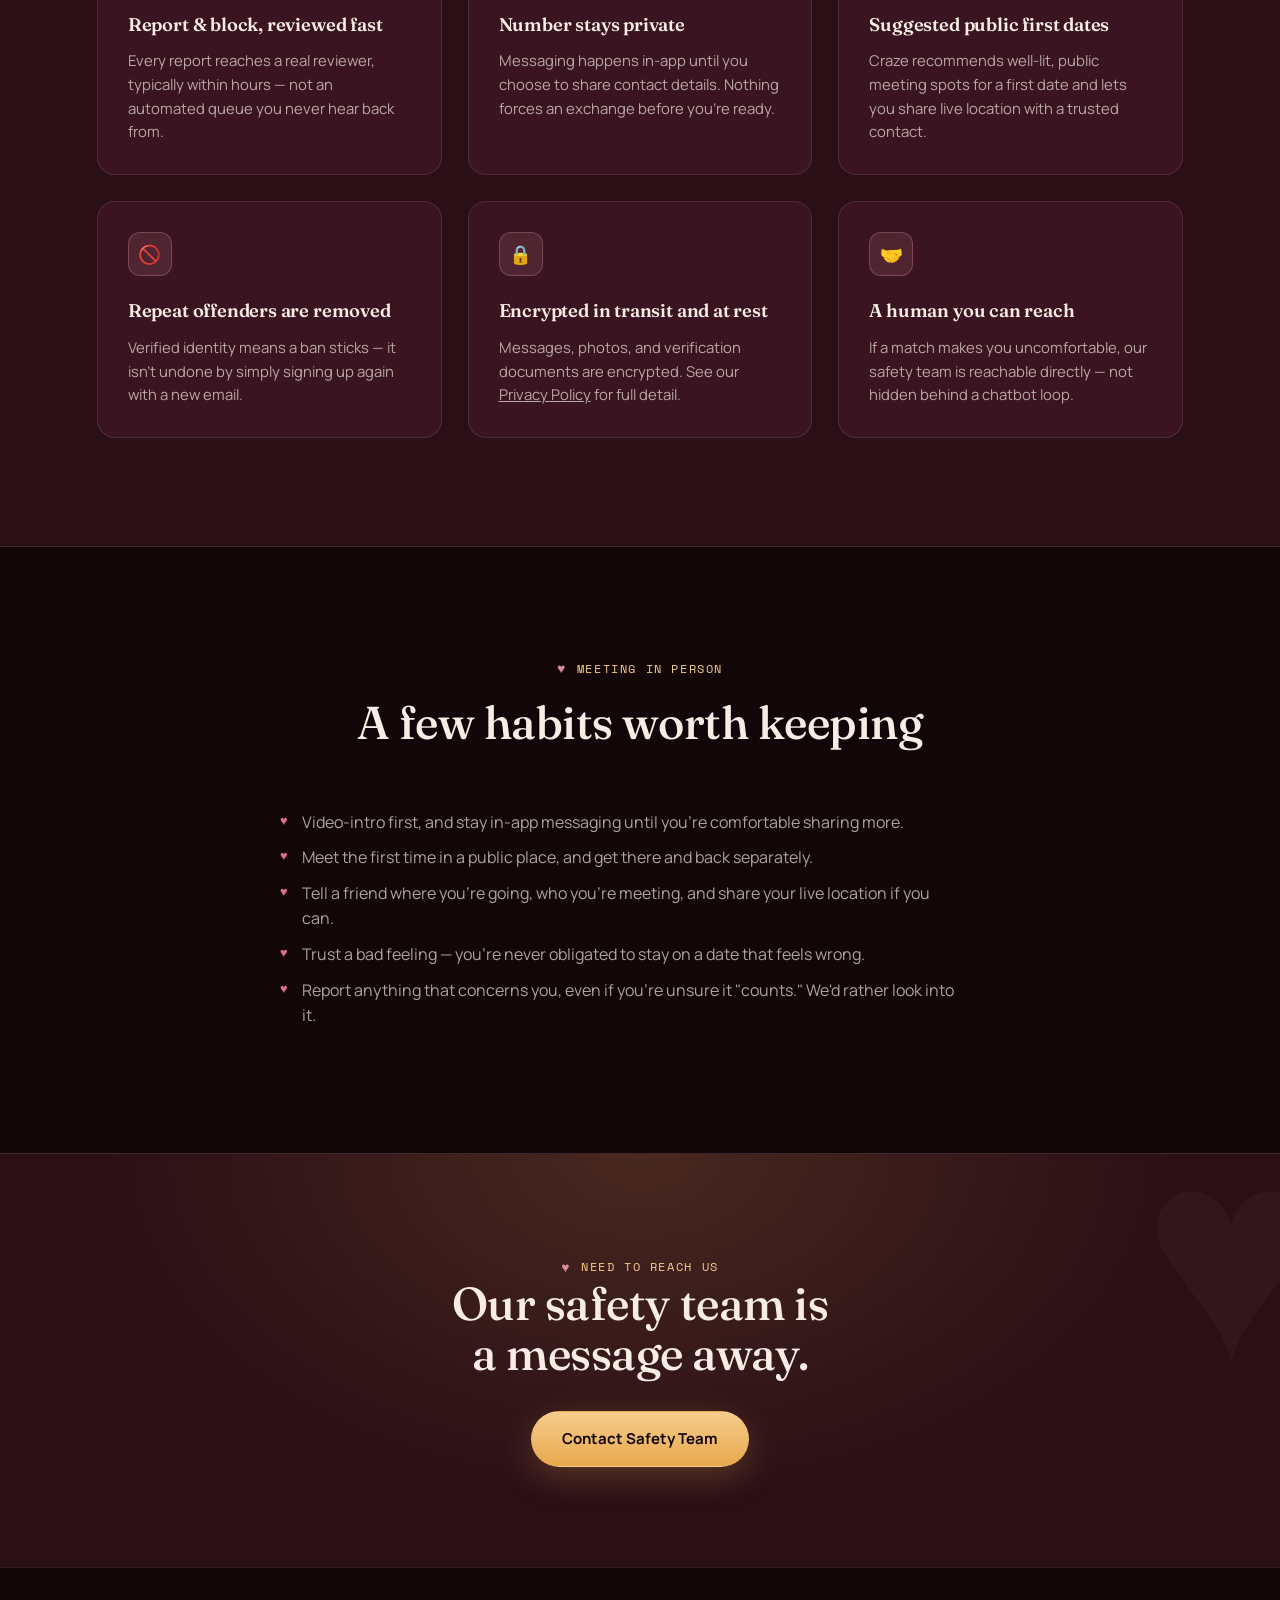
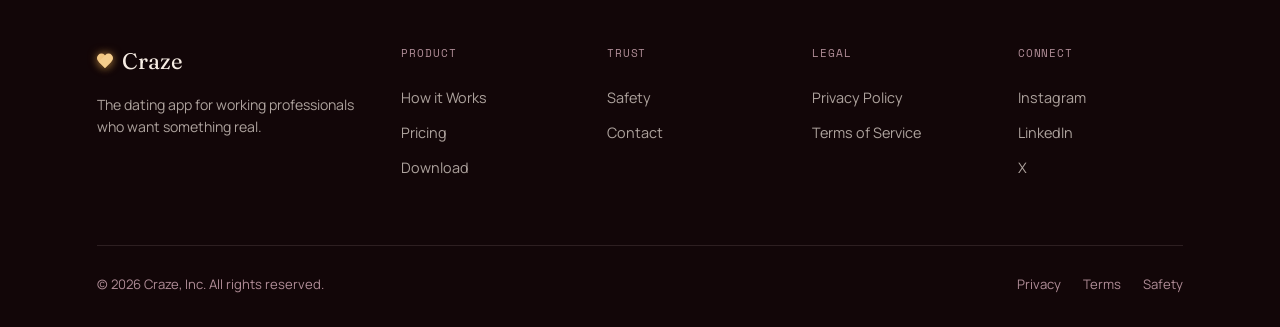
<file: safety.html>
<!DOCTYPE html>
<html lang="en">
<head>
<meta charset="UTF-8" />
<meta name="viewport" content="width=device-width, initial-scale=1.0" />
<title>Safety — Craze</title>
<meta name="description" content="How Craze verifies members, protects your data, and keeps professional dating safe." />
<link rel="preconnect" href="https://fonts.googleapis.com" />
<link rel="preconnect" href="https://fonts.gstatic.com" crossorigin />
<link href="https://fonts.googleapis.com/css2?family=Fraunces:opsz,wght@9..144,300..700&family=Manrope:wght@400;500;600;700;800&family=Space+Mono:wght@400;700&display=swap" rel="stylesheet" />
<link rel="stylesheet" href="assets/style.css" />
</head>
<body>

<nav class="site-nav" id="siteNav">
  <div class="container nav-inner">
    <a href="index.html" class="brand"><span class="brand-mark"></span>Craze</a>
    <ul class="nav-links">
      <li><a href="how-it-works.html">How it Works</a></li>
      <li><a href="pricing.html">Pricing</a></li>
      <li><a href="safety.html" class="active">Safety</a></li>
      <li><a href="contact.html">Contact</a></li>
    </ul>
    <div class="nav-cta-wrap">
      <a href="download.html" class="btn btn-brass btn-sm">Download</a>
      <button class="hamburger" id="hamburger" aria-label="Menu"><span></span><span></span><span></span></button>
    </div>
  </div>
  <div class="mobile-nav" id="mobileNav">
    <a href="how-it-works.html">How it Works</a>
    <a href="pricing.html">Pricing</a>
    <a href="safety.html">Safety</a>
    <a href="contact.html">Contact</a>
    <a href="download.html">Download</a>
  </div>
</nav>

<header class="page-hero">
  <div class="container">
    <span class="eyebrow">Trust &amp; safety</span>
    <h1 class="h-lg">Real love deserves<br>real safety.</h1>
    <p class="sub" style="margin-top:16px;">Verification, moderation, and real human support — the systems that let you fall for someone with confidence.</p>
  </div>
</header>

<section class="section">
  <div class="container">
    <div class="section-head reveal">
      <span class="eyebrow">How we verify</span>
      <h2 class="h-lg">Three checks, before<br>anyone sees your profile.</h2>
    </div>
    <div class="safety-grid">
      <div class="safety-card reveal">
        <h3><span style="color:var(--brass);">✓</span> Identity verification</h3>
        <p>A government-issued ID is checked against your profile photos and age. Profiles that don't pass never go live, and your ID is never shown to other members.</p>
      </div>
      <div class="safety-card reveal reveal-delay-1">
        <h3><span style="color:var(--brass);">✓</span> Employment verification</h3>
        <p>Confirmed through a work email domain or LinkedIn profile. This is what powers the "Verified" badge you see on other members' cards.</p>
      </div>
      <div class="safety-card reveal reveal-delay-2">
        <h3><span style="color:var(--brass);">✓</span> Education verification</h3>
        <p>Degrees are cross-checked against institutional records where available. Unverifiable claims are simply not displayed.</p>
      </div>
      <div class="safety-card reveal reveal-delay-3">
        <h3><span style="color:var(--brass);">✓</span> Photo authenticity</h3>
        <p>Automated checks catch stock photos, screenshots, and duplicate images across the platform before a profile is approved.</p>
      </div>
    </div>
  </div>
</section>

<section class="section section-alt">
  <div class="container">
    <div class="section-head reveal">
      <span class="eyebrow">While you're on Craze</span>
      <h2 class="h-lg">Tools built for<br>real-world dating.</h2>
    </div>
    <div class="feat-grid">
      <div class="feat-card reveal">
        <div class="feat-icon">☏</div>
        <h3>Report &amp; block, reviewed fast</h3>
        <p>Every report reaches a real reviewer, typically within hours — not an automated queue you never hear back from.</p>
      </div>
      <div class="feat-card reveal reveal-delay-1">
        <div class="feat-icon">◐</div>
        <h3>Number stays private</h3>
        <p>Messaging happens in-app until you choose to share contact details. Nothing forces an exchange before you're ready.</p>
      </div>
      <div class="feat-card reveal reveal-delay-2">
        <div class="feat-icon">📍</div>
        <h3>Suggested public first dates</h3>
        <p>Craze recommends well-lit, public meeting spots for a first date and lets you share live location with a trusted contact.</p>
      </div>
      <div class="feat-card reveal">
        <div class="feat-icon">🚫</div>
        <h3>Repeat offenders are removed</h3>
        <p>Verified identity means a ban sticks — it isn't undone by simply signing up again with a new email.</p>
      </div>
      <div class="feat-card reveal reveal-delay-1">
        <div class="feat-icon">🔒</div>
        <h3>Encrypted in transit and at rest</h3>
        <p>Messages, photos, and verification documents are encrypted. See our <a href="privacy-policy.html" style="color:var(--brass-light)">Privacy Policy</a> for full detail.</p>
      </div>
      <div class="feat-card reveal reveal-delay-2">
        <div class="feat-icon">🤝</div>
        <h3>A human you can reach</h3>
        <p>If a match makes you uncomfortable, our safety team is reachable directly — not hidden behind a chatbot loop.</p>
      </div>
    </div>
  </div>
</section>

<section class="section">
  <div class="container">
    <div class="section-head center reveal">
      <span class="eyebrow">Meeting in person</span>
      <h2 class="h-lg">A few habits worth keeping</h2>
    </div>
    <div class="legal-content reveal" style="max-width:720px; margin:0 auto;">
      <ul>
        <li>Video-intro first, and stay in-app messaging until you're comfortable sharing more.</li>
        <li>Meet the first time in a public place, and get there and back separately.</li>
        <li>Tell a friend where you're going, who you're meeting, and share your live location if you can.</li>
        <li>Trust a bad feeling — you're never obligated to stay on a date that feels wrong.</li>
        <li>Report anything that concerns you, even if you're unsure it "counts." We'd rather look into it.</li>
      </ul>
    </div>
  </div>
</section>

<section class="cta-band">
  <div class="container reveal">
    <span class="eyebrow" style="justify-content:center">Need to reach us</span>
    <h2 class="h-lg">Our safety team is<br>a message away.</h2>
    <div style="margin-top:32px;">
      <a href="contact.html" class="btn btn-brass">Contact Safety Team</a>
    </div>
  </div>
</section>

<footer>
  <div class="container">
    <div class="footer-grid">
      <div>
        <div class="footer-brand"><span class="brand-mark"></span>Craze</div>
        <p class="footer-desc">The dating app for working professionals who want something real.</p>
      </div>
      <div class="footer-col">
        <div class="footer-col-title">Product</div>
        <a href="how-it-works.html">How it Works</a>
        <a href="pricing.html">Pricing</a>
        <a href="download.html">Download</a>
      </div>
      <div class="footer-col">
        <div class="footer-col-title">Trust</div>
        <a href="safety.html">Safety</a>
        <a href="contact.html">Contact</a>
      </div>
      <div class="footer-col">
        <div class="footer-col-title">Legal</div>
        <a href="privacy-policy.html">Privacy Policy</a>
        <a href="terms-of-service.html">Terms of Service</a>
      </div>
      <div class="footer-col">
        <div class="footer-col-title">Connect</div>
        <a href="#">Instagram</a>
        <a href="#">LinkedIn</a>
        <a href="#">X</a>
      </div>
    </div>
    <div class="footer-bottom">
      <p class="footer-copy">© 2026 Craze, Inc. All rights reserved.</p>
      <div class="footer-legal-links">
        <a href="privacy-policy.html">Privacy</a>
        <a href="terms-of-service.html">Terms</a>
        <a href="safety.html">Safety</a>
      </div>
    </div>
  </div>
</footer>

<script src="assets/main.js"></script>
</body>
</html>
</file>
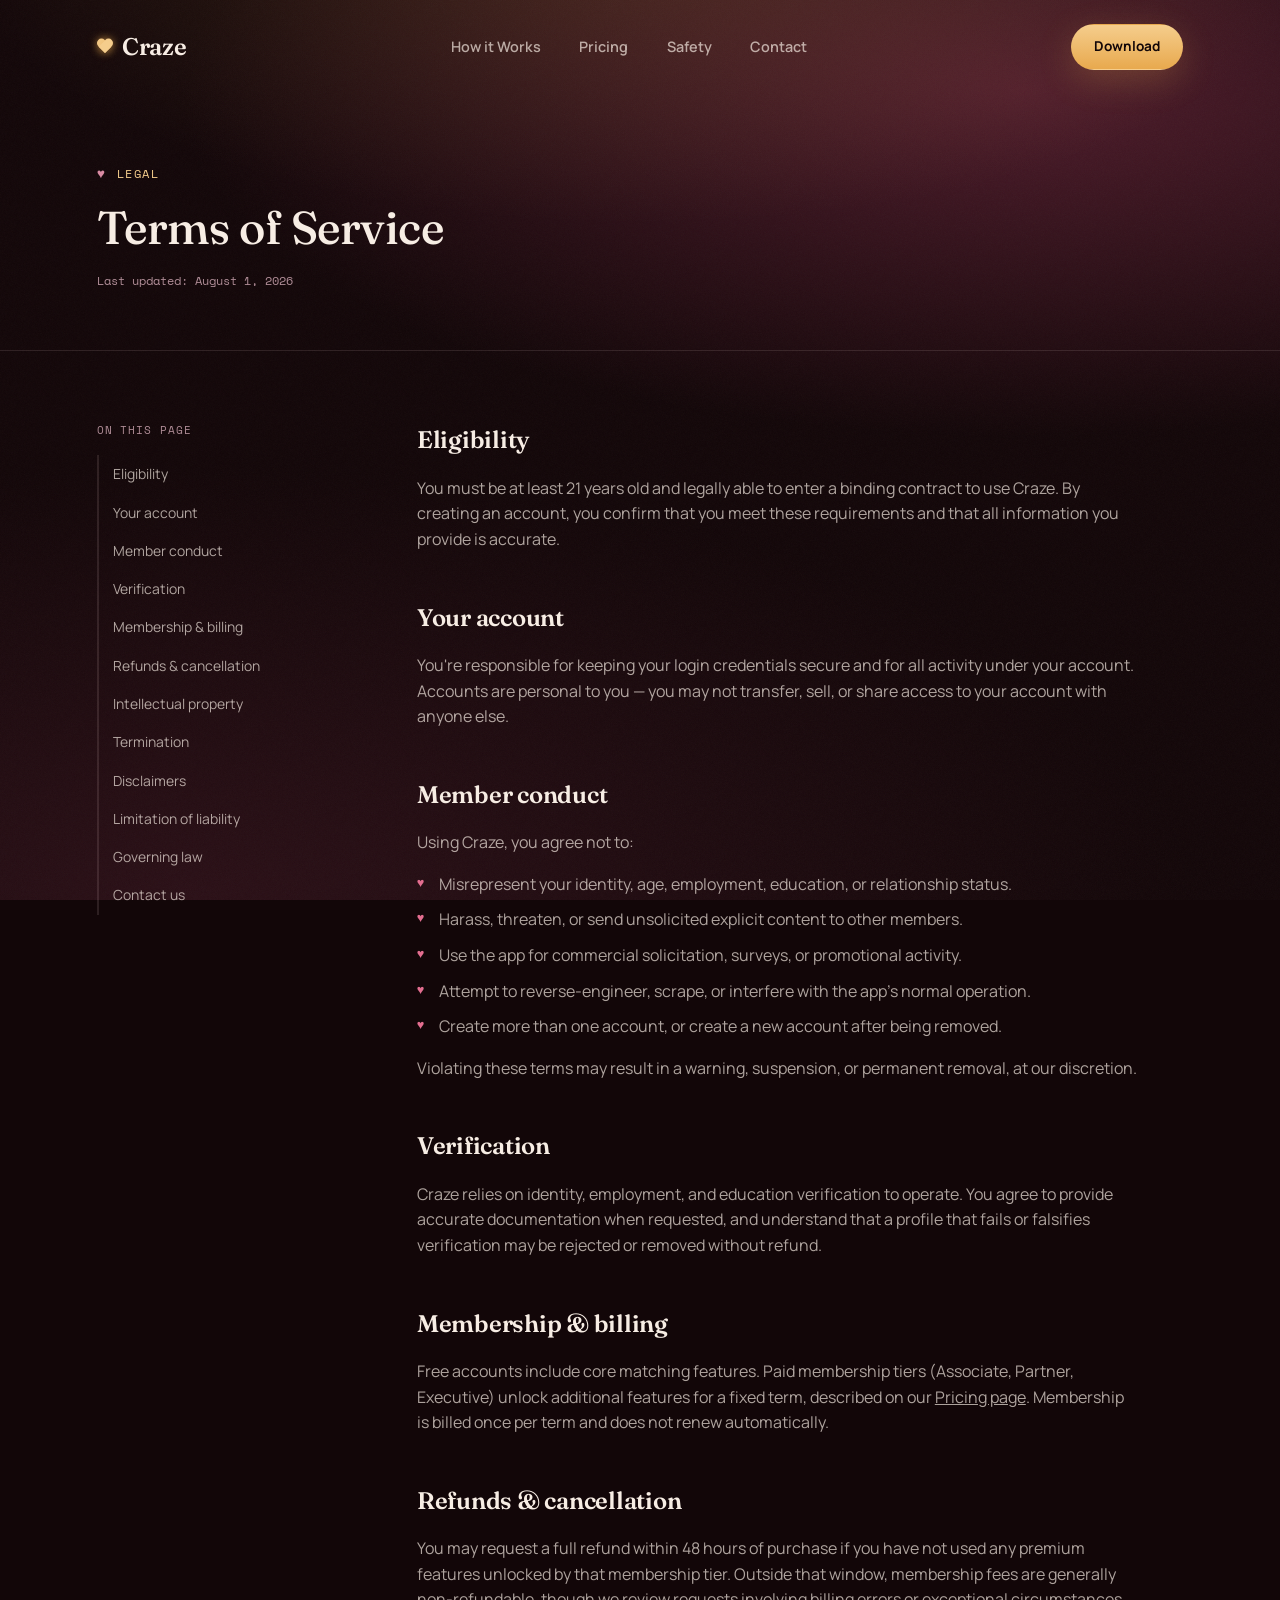
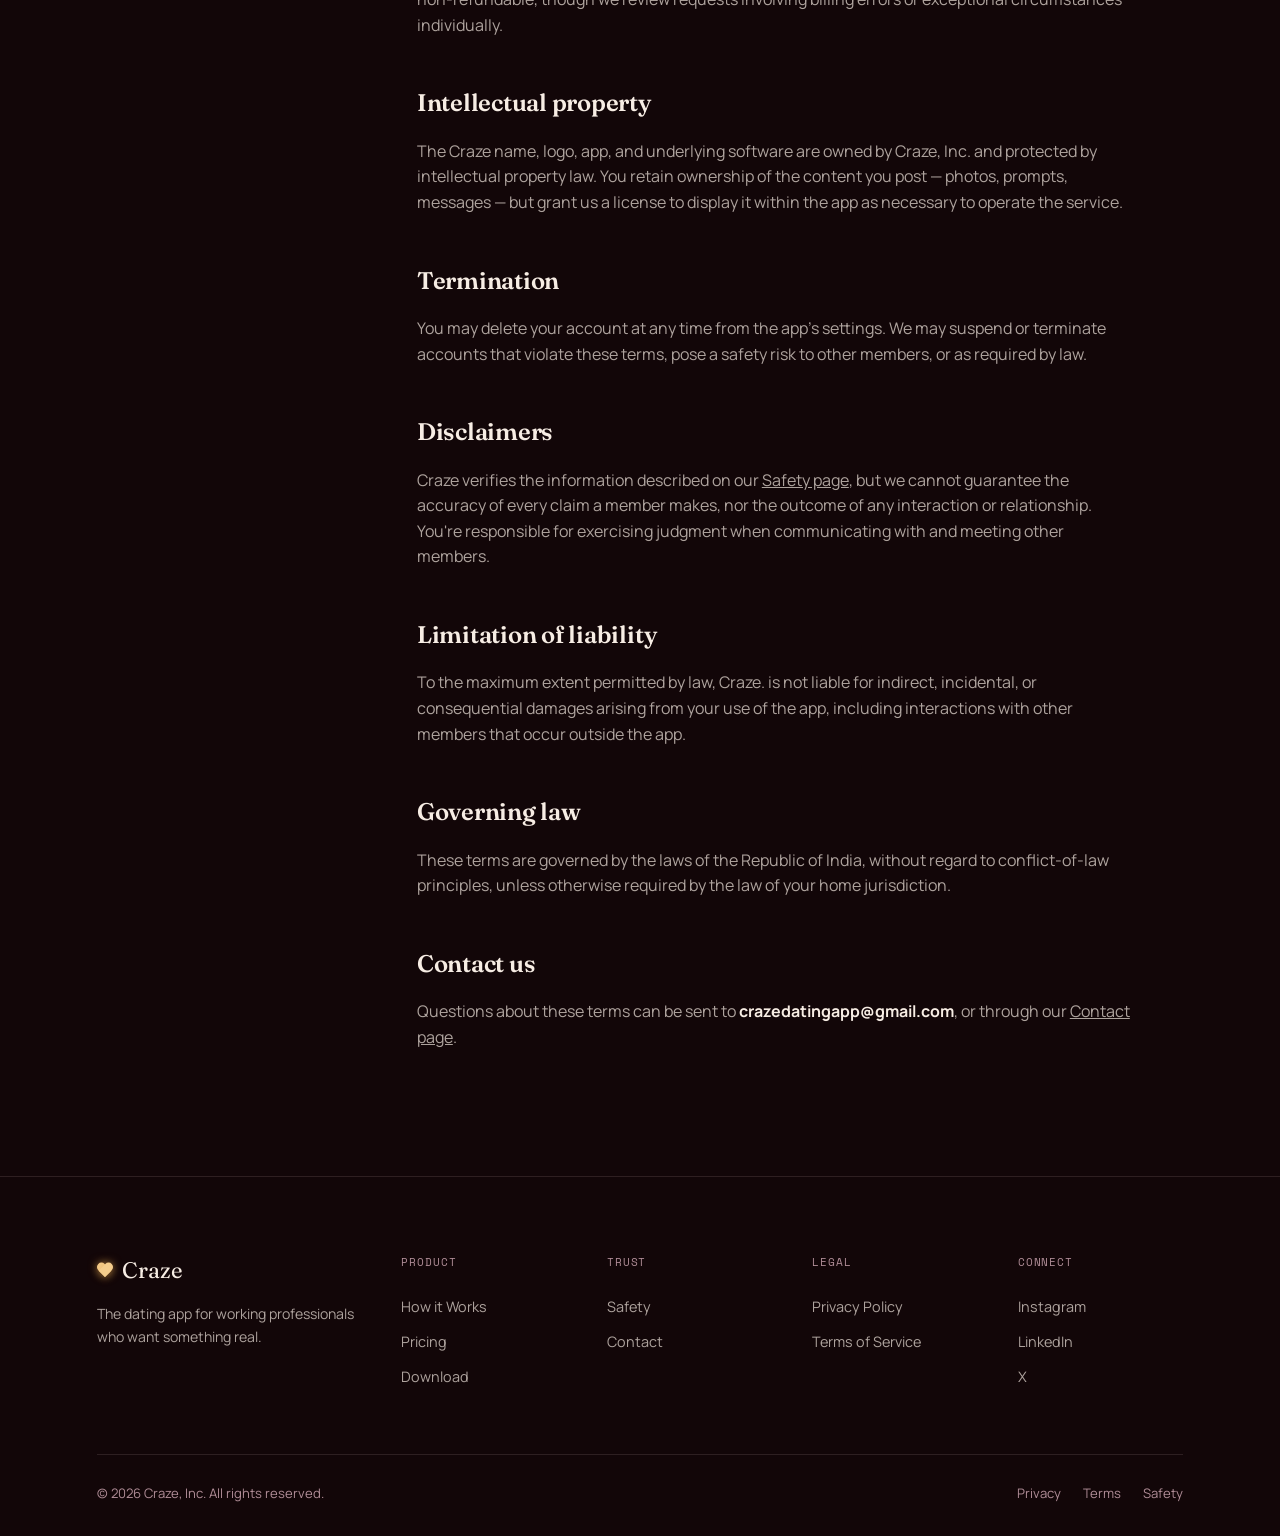
<file: terms-of-service.html>
<!doctype html>
<html lang="en">
  <head>
    <meta charset="UTF-8" />
    <meta name="viewport" content="width=device-width, initial-scale=1.0" />
    <title>Terms of Service — Craze</title>
    <meta
      name="description"
      content="The terms that govern your use of Craze."
    />
    <link rel="preconnect" href="https://fonts.googleapis.com" />
    <link rel="preconnect" href="https://fonts.gstatic.com" crossorigin />
    <link
      href="https://fonts.googleapis.com/css2?family=Fraunces:opsz,wght@9..144,300..700&family=Manrope:wght@400;500;600;700;800&family=Space+Mono:wght@400;700&display=swap"
      rel="stylesheet"
    />
    <link rel="stylesheet" href="assets/style.css" />
  </head>
  <body>
    <nav class="site-nav" id="siteNav">
      <div class="container nav-inner">
        <a href="index.html" class="brand"
          ><span class="brand-mark"></span>Craze</a
        >
        <ul class="nav-links">
          <li><a href="how-it-works.html">How it Works</a></li>
          <li><a href="pricing.html">Pricing</a></li>
          <li><a href="safety.html">Safety</a></li>
          <li><a href="contact.html">Contact</a></li>
        </ul>
        <div class="nav-cta-wrap">
          <a href="download.html" class="btn btn-brass btn-sm">Download</a>
          <button class="hamburger" id="hamburger" aria-label="Menu">
            <span></span><span></span><span></span>
          </button>
        </div>
      </div>
      <div class="mobile-nav" id="mobileNav">
        <a href="how-it-works.html">How it Works</a>
        <a href="pricing.html">Pricing</a>
        <a href="safety.html">Safety</a>
        <a href="contact.html">Contact</a>
        <a href="download.html">Download</a>
      </div>
    </nav>

    <header class="page-hero">
      <div class="container">
        <span class="eyebrow">Legal</span>
        <h1 class="h-lg">Terms of Service</h1>
        <p class="updated-note">Last updated: August 1, 2026</p>
      </div>
    </header>

    <section class="legal-body">
      <div class="container legal-layout">
        <aside class="legal-toc">
          <div class="legal-toc-title">On this page</div>
          <a href="#eligibility">Eligibility</a>
          <a href="#account">Your account</a>
          <a href="#conduct">Member conduct</a>
          <a href="#verification">Verification</a>
          <a href="#membership">Membership &amp; billing</a>
          <a href="#refunds">Refunds &amp; cancellation</a>
          <a href="#ip">Intellectual property</a>
          <a href="#termination">Termination</a>
          <a href="#disclaimers">Disclaimers</a>
          <a href="#liability">Limitation of liability</a>
          <a href="#governing">Governing law</a>
          <a href="#contact-us">Contact us</a>
        </aside>

        <article class="legal-content">
          <h2 id="eligibility">Eligibility</h2>
          <p>
            You must be at least 21 years old and legally able to enter a
            binding contract to use Craze. By creating an account, you confirm
            that you meet these requirements and that all information you
            provide is accurate.
          </p>

          <h2 id="account">Your account</h2>
          <p>
            You're responsible for keeping your login credentials secure and for
            all activity under your account. Accounts are personal to you — you
            may not transfer, sell, or share access to your account with anyone
            else.
          </p>

          <h2 id="conduct">Member conduct</h2>
          <p>Using Craze, you agree not to:</p>
          <ul>
            <li>
              Misrepresent your identity, age, employment, education, or
              relationship status.
            </li>
            <li>
              Harass, threaten, or send unsolicited explicit content to other
              members.
            </li>
            <li>
              Use the app for commercial solicitation, surveys, or promotional
              activity.
            </li>
            <li>
              Attempt to reverse-engineer, scrape, or interfere with the app's
              normal operation.
            </li>
            <li>
              Create more than one account, or create a new account after being
              removed.
            </li>
          </ul>
          <p>
            Violating these terms may result in a warning, suspension, or
            permanent removal, at our discretion.
          </p>

          <h2 id="verification">Verification</h2>
          <p>
            Craze relies on identity, employment, and education verification to
            operate. You agree to provide accurate documentation when requested,
            and understand that a profile that fails or falsifies verification
            may be rejected or removed without refund.
          </p>

          <h2 id="membership">Membership &amp; billing</h2>
          <p>
            Free accounts include core matching features. Paid membership tiers
            (Associate, Partner, Executive) unlock additional features for a
            fixed term, described on our
            <a href="pricing.html" style="color: var(--brass-light)"
              >Pricing page</a
            >. Membership is billed once per term and does not renew
            automatically.
          </p>

          <h2 id="refunds">Refunds &amp; cancellation</h2>
          <p>
            You may request a full refund within 48 hours of purchase if you
            have not used any premium features unlocked by that membership tier.
            Outside that window, membership fees are generally non-refundable,
            though we review requests involving billing errors or exceptional
            circumstances individually.
          </p>

          <h2 id="ip">Intellectual property</h2>
          <p>
            The Craze name, logo, app, and underlying software are owned by
            Craze, Inc. and protected by intellectual property law. You retain
            ownership of the content you post — photos, prompts, messages — but
            grant us a license to display it within the app as necessary to
            operate the service.
          </p>

          <h2 id="termination">Termination</h2>
          <p>
            You may delete your account at any time from the app's settings. We
            may suspend or terminate accounts that violate these terms, pose a
            safety risk to other members, or as required by law.
          </p>

          <h2 id="disclaimers">Disclaimers</h2>
          <p>
            Craze verifies the information described on our
            <a href="safety.html" style="color: var(--brass-light)"
              >Safety page</a
            >, but we cannot guarantee the accuracy of every claim a member
            makes, nor the outcome of any interaction or relationship. You're
            responsible for exercising judgment when communicating with and
            meeting other members.
          </p>

          <h2 id="liability">Limitation of liability</h2>
          <p>
            To the maximum extent permitted by law, Craze. is not liable for
            indirect, incidental, or consequential damages arising from your use
            of the app, including interactions with other members that occur
            outside the app.
          </p>

          <h2 id="governing">Governing law</h2>
          <p>
            These terms are governed by the laws of the Republic of India,
            without regard to conflict-of-law principles, unless otherwise
            required by the law of your home jurisdiction.
          </p>

          <h2 id="contact-us">Contact us</h2>
          <p>
            Questions about these terms can be sent to
            <strong>crazedatingapp@gmail.com</strong>, or through our
            <a href="contact.html" style="color: var(--brass-light)"
              >Contact page</a
            >.
          </p>
        </article>
      </div>
    </section>

    <footer>
      <div class="container">
        <div class="footer-grid">
          <div>
            <div class="footer-brand">
              <span class="brand-mark"></span>Craze
            </div>
            <p class="footer-desc">
              The dating app for working professionals who want something real.
            </p>
          </div>
          <div class="footer-col">
            <div class="footer-col-title">Product</div>
            <a href="how-it-works.html">How it Works</a>
            <a href="pricing.html">Pricing</a>
            <a href="download.html">Download</a>
          </div>
          <div class="footer-col">
            <div class="footer-col-title">Trust</div>
            <a href="safety.html">Safety</a>
            <a href="contact.html">Contact</a>
          </div>
          <div class="footer-col">
            <div class="footer-col-title">Legal</div>
            <a href="privacy-policy.html">Privacy Policy</a>
            <a href="terms-of-service.html">Terms of Service</a>
          </div>
          <div class="footer-col">
            <div class="footer-col-title">Connect</div>
            <a href="#">Instagram</a>
            <a href="#">LinkedIn</a>
            <a href="#">X</a>
          </div>
        </div>
        <div class="footer-bottom">
          <p class="footer-copy">© 2026 Craze, Inc. All rights reserved.</p>
          <div class="footer-legal-links">
            <a href="privacy-policy.html">Privacy</a>
            <a href="terms-of-service.html">Terms</a>
            <a href="safety.html">Safety</a>
          </div>
        </div>
      </div>
    </footer>

    <script src="assets/main.js"></script>
  </body>
</html>
</file>
<file: assets/style.css>
/* =========================================================================
   CRAZE — "velvet & candlelight"
   Design language: a dark, unhurried room lit by one warm source. Deep wine
   surfaces, candlelight gold, dusty rose. Built for intimacy, not noise.
========================================================================= */

:root {
  --noir:        #120608;
  --wine:        #2A0F16;
  --wine-2:      #3A1420;
  --wine-3:      #4E1B2A;
  --velvet-line: rgba(247, 214, 214, 0.12);

  --candle:       #E8A94E;
  --candle-light: #F5CD8C;
  --candle-dark:  #B87830;

  --rose:       #D98BA3;
  --rose-deep:  #A64A69;
  --rose-glow:  #E36E90;

  --ivory:      #F7EDE4;
  --ivory-dim:  rgba(247, 237, 228, 0.68);
  --muted:      #B08D97;
  --good:       #7FBF9E;

  --radius-sm: 10px;
  --radius-md: 18px;
  --radius-lg: 28px;

  --shadow-sm: 0 2px 16px rgba(0,0,0,0.4);
  --shadow-md: 0 18px 46px rgba(0,0,0,0.5);
  --shadow-candle: 0 10px 34px rgba(232,169,78,0.24);
  --shadow-rose: 0 12px 30px rgba(214,90,130,0.28);

  --font-display: 'Fraunces', serif;
  --font-body: 'Manrope', sans-serif;
  --font-data: 'Space Mono', monospace;

  --maxw: 1240px;
}

*, *::before, *::after { margin: 0; padding: 0; box-sizing: border-box; }

html { scroll-behavior: smooth; }

body {
  background:
    radial-gradient(ellipse 90% 55% at 50% -8%, rgba(232,169,78,0.16), transparent 60%),
    radial-gradient(ellipse 120% 70% at 80% 10%, var(--wine-3) 0%, transparent 55%),
    radial-gradient(ellipse 130% 80% at 15% 100%, var(--wine) 0%, transparent 60%),
    var(--noir);
  background-attachment: fixed;
  color: var(--ivory);
  font-family: var(--font-body);
  font-size: 16px;
  line-height: 1.6;
  -webkit-font-smoothing: antialiased;
  overflow-x: hidden;
}

body::before {
  content: '';
  position: fixed;
  inset: 0;
  background-image: url("data:image/svg+xml,%3Csvg viewBox='0 0 512 512' xmlns='http://www.w3.org/2000/svg'%3E%3Cfilter id='n'%3E%3CfeTurbulence type='fractalNoise' baseFrequency='0.85' numOctaves='3' stitchTiles='stitch'/%3E%3C/filter%3E%3Crect width='100%25' height='100%25' filter='url(%23n)' opacity='0.04'/%3E%3C/svg%3E");
  background-size: 180px 180px;
  pointer-events: none;
  z-index: 1;
}

a { color: inherit; }
img { max-width: 100%; display: block; }
ul { list-style: none; }
button { font-family: inherit; cursor: pointer; }

::selection { background: var(--candle); color: var(--noir); }

a:focus-visible, button:focus-visible, input:focus-visible, textarea:focus-visible, select:focus-visible {
  outline: 2px solid var(--candle);
  outline-offset: 3px;
}

.container { max-width: var(--maxw); margin: 0 auto; padding: 0 6%; position: relative; z-index: 2; }

.eyebrow {
  display: inline-flex;
  align-items: center;
  gap: 10px;
  font-family: var(--font-data);
  font-size: 0.72rem;
  letter-spacing: 0.14em;
  text-transform: uppercase;
  color: var(--candle-light);
}
.eyebrow::before { content: '♥'; font-size: 0.85rem; color: var(--rose); }
.eyebrow-dark { color: var(--candle-light); }

h1, h2, h3, h4 { font-family: var(--font-display); font-weight: 600; letter-spacing: -0.01em; }

.h-xl { font-size: clamp(2.6rem, 5.6vw, 4.6rem); line-height: 1.02; font-weight: 500; }
.h-lg { font-size: clamp(2.1rem, 3.6vw, 3.1rem); line-height: 1.08; font-weight: 500; }
.h-md { font-size: clamp(1.5rem, 2.3vw, 1.9rem); font-weight: 500; }
em { font-style: italic; color: var(--candle-light); }
.on-light em { color: var(--rose-deep); }

.sub { color: var(--ivory-dim); font-size: 1.08rem; max-width: 46ch; }
.sub-dark { color: var(--ivory-dim); }

/* ---------- buttons ---------- */
.btn {
  display: inline-flex;
  align-items: center;
  justify-content: center;
  gap: 8px;
  padding: 15px 30px;
  border-radius: 100px;
  font-weight: 700;
  font-size: 0.94rem;
  text-decoration: none;
  border: 1px solid transparent;
  transition: transform 0.25s cubic-bezier(.2,.8,.2,1), box-shadow 0.25s ease, background 0.25s ease, color .25s ease;
  white-space: nowrap;
}
/* primary CTA — candlelight gold */
.btn-brass {
  background: linear-gradient(180deg, var(--candle-light), var(--candle));
  color: var(--noir);
  box-shadow: var(--shadow-candle);
}
.btn-brass:hover { transform: translateY(-2px); box-shadow: 0 16px 40px rgba(232,169,78,0.34); }

/* rose fill — secondary CTA, used inside featured cards */
.btn-rose {
  background: linear-gradient(135deg, var(--rose-glow), var(--rose-deep));
  color: var(--ivory);
  box-shadow: var(--shadow-rose);
}
.btn-rose:hover { transform: translateY(-2px); box-shadow: 0 16px 36px rgba(214,90,130,0.36); }

/* ghost — outline, works on any dark surface */
.btn-ghost {
  background: transparent;
  color: var(--ivory);
  border-color: var(--velvet-line);
}
.btn-ghost:hover { border-color: var(--candle); color: var(--candle-light); }

.btn-ghost-dark {
  background: transparent;
  color: var(--ivory);
  border-color: rgba(247,214,214,0.22);
}
.btn-ghost-dark:hover { border-color: var(--rose); color: var(--rose-glow); }

.btn-sm { padding: 11px 22px; font-size: 0.85rem; }
.btn-block { width: 100%; }

/* =========================================================================
   NAV
========================================================================= */
nav.site-nav {
  position: fixed; inset: 0 0 auto 0; z-index: 1000;
  padding: 24px 0;
  transition: all 0.4s cubic-bezier(.16,1,.3,1);
}
nav.site-nav.scrolled {
  padding: 14px 0;
  background: rgba(18, 6, 8, 0.82);
  backdrop-filter: blur(20px) saturate(160%);
  -webkit-backdrop-filter: blur(20px) saturate(160%);
  border-bottom: 1px solid var(--velvet-line);
}
.nav-inner { display: flex; align-items: center; justify-content: space-between; }
.brand {
  font-family: var(--font-display);
  font-weight: 600; font-size: 1.5rem;
  text-decoration: none; letter-spacing: -0.01em;
  display: flex; align-items: center; gap: 9px;
  color: var(--ivory);
}
.brand-mark {
  width: 16px; height: 16px;
  position: relative;
  display: inline-block;
}
.brand-mark::before, .brand-mark::after {
  content: '';
  position: absolute; top: 0; width: 9px; height: 14px;
  background: var(--candle-light);
  border-radius: 9px 9px 0 0;
  box-shadow: 0 0 10px rgba(232,169,78,0.6);
}
.brand-mark::before { left: 8px; transform: rotate(-45deg); transform-origin: 0 100%; }
.brand-mark::after { left: -1px; transform: rotate(45deg); transform-origin: 100% 100%; }

.nav-links { display: flex; gap: 2.4rem; align-items: center; }
.nav-links a {
  text-decoration: none; color: var(--ivory-dim);
  font-size: 0.9rem; font-weight: 600; transition: color 0.25s ease;
}
.nav-links a:hover, .nav-links a.active { color: var(--candle-light); }
.nav-cta-wrap { display: flex; align-items: center; gap: 1.6rem; }

.hamburger {
  display: none; flex-direction: column; gap: 5px; background: none; border: none; padding: 6px;
}
.hamburger span { width: 22px; height: 2px; background: var(--ivory); border-radius: 2px; transition: all .3s ease; }
.hamburger.open span:nth-child(1) { transform: translateY(7px) rotate(45deg); }
.hamburger.open span:nth-child(2) { opacity: 0; }
.hamburger.open span:nth-child(3) { transform: translateY(-7px) rotate(-45deg); }

.mobile-nav {
  display: none; flex-direction: column;
  padding: 10px 6% 22px; background: rgba(18, 6, 8, 0.97);
  backdrop-filter: blur(20px); border-bottom: 1px solid var(--velvet-line);
}
.mobile-nav.open { display: flex; }
.mobile-nav a {
  color: var(--ivory-dim); text-decoration: none; padding: 13px 0;
  border-bottom: 1px solid var(--velvet-line); font-weight: 600;
}

@media (max-width: 900px) {
  .nav-links { display: none; }
  .hamburger { display: flex; }
  .nav-cta-wrap .btn { display: none; }
}

/* =========================================================================
   HERO
========================================================================= */
.hero {
  position: relative;
  padding: 168px 0 110px;
  overflow: hidden;
}
.hero::after {
  content: '';
  position: absolute;
  top: -20%; right: -10%;
  width: 620px; height: 620px;
  background: radial-gradient(circle, rgba(232,169,78,0.16) 0%, transparent 68%);
  pointer-events: none;
}
.hero::before {
  content: '♥';
  position: absolute; left: -60px; bottom: -80px;
  font-size: 380px; color: rgba(217,139,163,0.05);
  pointer-events: none; line-height: 1;
}
.hero-grid {
  display: grid; grid-template-columns: 1.1fr 0.9fr; gap: 60px; align-items: center;
  position: relative; z-index: 2;
}
.hero-copy .eyebrow { margin-bottom: 22px; }
.hero-copy h1 { margin-bottom: 22px; }
.hero-copy .sub { margin-bottom: 36px; }
.hero-actions { display: flex; gap: 14px; align-items: center; flex-wrap: wrap; margin-bottom: 34px; }
.hero-note { font-family: var(--font-data); font-size: 0.76rem; color: var(--muted); letter-spacing: 0.02em; }

.hero-stats { display: flex; gap: 34px; margin-top: 44px; flex-wrap: wrap; }
.hero-stat-num { font-family: var(--font-display); font-size: 1.9rem; color: var(--candle-light); }
.hero-stat-label { font-family: var(--font-data); font-size: 0.7rem; letter-spacing: 0.08em; text-transform: uppercase; color: var(--muted); }

/* ---------- spark card (signature hero element) ---------- */
.spark-card {
  background: linear-gradient(165deg, var(--wine-2), var(--wine));
  border-radius: var(--radius-lg);
  padding: 32px;
  box-shadow: var(--shadow-md);
  position: relative;
  transform: rotate(1.4deg);
  max-width: 380px;
  margin-left: auto;
  color: var(--ivory);
}
.spark-card::before {
  content: '';
  position: absolute; inset: 0;
  border-radius: var(--radius-lg);
  padding: 1px;
  background: linear-gradient(140deg, rgba(232,169,78,0.45), transparent 45%);
  -webkit-mask: linear-gradient(#000 0 0) content-box, linear-gradient(#000 0 0);
  -webkit-mask-composite: xor; mask-composite: exclude;
  pointer-events: none;
}
.spark-avatars { display: flex; align-items: center; justify-content: center; gap: 4px; margin-bottom: 18px; }
.spark-avatar {
  width: 58px; height: 58px; border-radius: 50%;
  display: flex; align-items: center; justify-content: center;
  font-family: var(--font-display); font-weight: 600; color: var(--noir); font-size: 1.2rem;
  background: linear-gradient(155deg, var(--candle-light), var(--candle-dark));
  border: 3px solid var(--wine-2);
  box-shadow: var(--shadow-sm);
}
.spark-avatar-b { margin-left: -16px; background: linear-gradient(155deg, var(--rose-glow), var(--rose-deep)); color: var(--ivory); }
.spark-heart {
  width: 30px; height: 30px; border-radius: 50%; background: var(--wine-3);
  display: flex; align-items: center; justify-content: center;
  color: var(--rose-glow); font-size: 1rem; box-shadow: var(--shadow-sm);
  margin: 0 -6px; z-index: 2; position: relative;
}
.spark-match { text-align: center; font-family: var(--font-data); font-size: 0.78rem; letter-spacing: 0.06em; text-transform: uppercase; color: var(--candle-light); margin-bottom: 16px; }
.spark-quote { font-family: var(--font-display); font-style: italic; font-size: 1.14rem; text-align: center; line-height: 1.4; color: var(--ivory); margin-bottom: 20px; }
.spark-divider { height: 1px; background: var(--velvet-line); margin: 18px 0; }
.spark-row { display: flex; justify-content: space-between; font-family: var(--font-data); font-size: 0.76rem; padding: 7px 0; color: var(--muted); }
.spark-row span:last-child { color: var(--ivory); font-weight: 700; }
.spark-float {
  position: absolute; bottom: -20px; left: -22px;
  background: linear-gradient(135deg, var(--candle-light), var(--candle)); color: var(--noir); border-radius: var(--radius-sm);
  padding: 12px 16px; box-shadow: var(--shadow-candle);
  font-family: var(--font-data); font-size: 0.72rem; font-weight: 700;
  display: flex; align-items: center; gap: 8px;
  transform: rotate(-2deg);
}

@media (max-width: 900px) {
  .hero-grid { grid-template-columns: 1fr; }
  .spark-card { margin: 40px auto 0; transform: none; }
}

/* =========================================================================
   SECTIONS (generic)
========================================================================= */
.section { padding: 108px 0; position: relative; }
.section-tight { padding: 76px 0; }
.section-head { max-width: 640px; margin-bottom: 62px; }
.section-head.center { margin-left: auto; margin-right: auto; text-align: center; }
.section-head .eyebrow { margin-bottom: 18px; justify-content: center; }

.section-alt {
  background: var(--wine);
  border-top: 1px solid var(--velvet-line);
  border-bottom: 1px solid var(--velvet-line);
}

/* ---------- logo strip ---------- */
.trust-strip { display: flex; flex-wrap: wrap; gap: 40px 56px; align-items: center; justify-content: center; opacity: 0.8; }
.trust-strip span { font-family: var(--font-data); font-size: 0.82rem; letter-spacing: 0.04em; color: var(--muted); }

/* ---------- how-it-works steps ---------- */
.steps { display: grid; grid-template-columns: repeat(3, 1fr); gap: 30px; }
.step-card {
  background: var(--wine-2); border: 1px solid var(--velvet-line); border-radius: var(--radius-md);
  padding: 32px 28px; position: relative;
}
.step-num { font-family: var(--font-data); color: var(--rose-glow); font-size: 0.78rem; letter-spacing: 0.08em; margin-bottom: 18px; display: block; }
.step-card h3 { font-size: 1.3rem; margin-bottom: 12px; }
.step-card p { color: var(--ivory-dim); font-size: 0.95rem; }

@media (max-width: 900px) { .steps { grid-template-columns: 1fr; } }

/* ---------- feature grid ---------- */
.feat-grid { display: grid; grid-template-columns: repeat(3, 1fr); gap: 26px; }
.feat-card {
  background: var(--wine-2); border: 1px solid var(--velvet-line); border-radius: var(--radius-md);
  padding: 30px; transition: transform .3s ease, border-color .3s ease;
}
.feat-card:hover { transform: translateY(-4px); border-color: rgba(232,169,78,0.4); }
.feat-icon {
  width: 44px; height: 44px; border-radius: 12px; margin-bottom: 20px;
  background: rgba(217,139,163,0.14); border: 1px solid rgba(217,139,163,0.32);
  display: flex; align-items: center; justify-content: center; color: var(--rose-glow); font-size: 1.15rem;
}
.feat-card h3 { font-size: 1.15rem; margin-bottom: 10px; font-family: var(--font-display); }
.feat-card p { color: var(--ivory-dim); font-size: 0.93rem; }

@media (max-width: 900px) { .feat-grid { grid-template-columns: 1fr 1fr; } }
@media (max-width: 620px) { .feat-grid { grid-template-columns: 1fr; } }

/* ---------- love story / testimonial cards ---------- */
.testi-grid { display: grid; grid-template-columns: repeat(3, 1fr); gap: 26px; }
.testi-card { background: var(--noir); border: 1px solid var(--velvet-line); border-radius: var(--radius-md); padding: 28px; }
.testi-stars { color: var(--candle); letter-spacing: 3px; margin-bottom: 16px; font-size: 0.85rem; }
.testi-text { color: var(--ivory-dim); font-size: 0.95rem; margin-bottom: 22px; }
.testi-author { display: flex; align-items: center; gap: 12px; }
.testi-avatar { width: 40px; height: 40px; border-radius: 50%; background: linear-gradient(155deg, var(--rose-glow), var(--rose-deep)); display: flex; align-items: center; justify-content: center; font-family: var(--font-data); font-size: 0.78rem; color: var(--ivory); }
.testi-name { font-weight: 700; font-size: 0.9rem; }
.testi-role { font-size: 0.78rem; color: var(--muted); }

@media (max-width: 900px) { .testi-grid { grid-template-columns: 1fr; } }

/* =========================================================================
   PRICING — Ember / Flame / Devotion
========================================================================= */
.pricing-grid { display: grid; grid-template-columns: repeat(3, 1fr); gap: 28px; align-items: start; }
.tier-card {
  background: var(--wine-2); border: 1px solid var(--velvet-line); border-radius: var(--radius-lg);
  padding: 38px 32px; position: relative; transition: transform .3s ease, box-shadow .3s ease;
}
.tier-card:hover { transform: translateY(-6px); }
.tier-card.featured {
  background: linear-gradient(165deg, var(--wine-3), var(--wine-2));
  border-color: rgba(232,169,78,0.5);
  box-shadow: var(--shadow-candle);
  transform: scale(1.035);
}
.tier-badge {
  position: absolute; top: -14px; left: 32px;
  background: linear-gradient(135deg, var(--candle-light), var(--candle)); color: var(--noir); font-family: var(--font-data);
  font-size: 0.66rem; letter-spacing: 0.08em; text-transform: uppercase; font-weight: 700;
  padding: 6px 14px; border-radius: 100px;
}
.tier-label { font-family: var(--font-data); font-size: 0.72rem; letter-spacing: 0.1em; text-transform: uppercase; color: var(--rose-glow); margin-bottom: 8px; }
.tier-title { font-family: var(--font-display); font-size: 1.6rem; margin-bottom: 4px; }
.tier-desc { color: var(--ivory-dim); font-size: 0.85rem; margin-bottom: 22px; }
.tier-price { display: flex; align-items: baseline; gap: 4px; margin-bottom: 4px; }
.tier-price .cur { font-size: 1.3rem; color: var(--ivory-dim); font-family: var(--font-display); }
.tier-price .num { font-size: 3rem; font-family: var(--font-display); font-weight: 500; }
.tier-price .cents { font-size: 1.3rem; color: var(--ivory-dim); font-family: var(--font-display); }
.tier-period { font-family: var(--font-data); font-size: 0.76rem; color: var(--muted); margin-bottom: 26px; }
.tier-divider { height: 1px; background: var(--velvet-line); margin-bottom: 24px; }
.tier-features { display: flex; flex-direction: column; gap: 13px; margin-bottom: 30px; }
.tier-features li { display: flex; gap: 10px; align-items: flex-start; font-size: 0.9rem; color: var(--ivory-dim); }
.tier-check { color: var(--rose-glow); flex-shrink: 0; font-weight: 700; }

@media (max-width: 980px) {
  .pricing-grid { grid-template-columns: 1fr; max-width: 440px; margin: 0 auto; }
  .tier-card.featured { transform: none; }
}

.pricing-faq { max-width: 780px; margin: 90px auto 0; }
.faq-item { border-bottom: 1px solid var(--velvet-line); padding: 24px 0; }
.faq-q { display: flex; justify-content: space-between; align-items: center; cursor: pointer; font-family: var(--font-display); font-size: 1.05rem; gap: 20px; }
.faq-q-mark { color: var(--rose-glow); font-family: var(--font-data); font-size: 1.2rem; transition: transform .3s ease; flex-shrink: 0; }
.faq-item.open .faq-q-mark { transform: rotate(45deg); }
.faq-a { max-height: 0; overflow: hidden; transition: max-height .35s ease; }
.faq-item.open .faq-a { max-height: 200px; }
.faq-a p { padding-top: 14px; color: var(--ivory-dim); font-size: 0.93rem; max-width: 62ch; }
.faq-a a { color: var(--candle-light); }

/* =========================================================================
   CTA band
========================================================================= */
.cta-band {
  padding: 100px 0; text-align: center; position: relative; overflow: hidden;
  background: radial-gradient(ellipse at 50% 0%, rgba(232,169,78,0.16), transparent 60%), var(--wine);
  border-top: 1px solid var(--velvet-line);
}
.cta-band::before {
  content: '♥'; position: absolute; right: -40px; top: -60px;
  font-size: 300px; color: rgba(217,139,163,0.05); pointer-events: none; line-height: 1;
}
.cta-band h2 { margin-bottom: 18px; }
.cta-band .sub { margin: 0 auto 40px; text-align: center; }
.store-row { display: flex; justify-content: center; gap: 16px; flex-wrap: wrap; }
.store-btn {
  display: flex; align-items: center; gap: 12px;
  background: var(--noir); border: 1px solid var(--velvet-line); border-radius: var(--radius-sm);
  padding: 12px 22px; text-decoration: none; color: var(--ivory); transition: all .25s ease;
}
.store-btn:hover { border-color: var(--candle); transform: translateY(-2px); }
.store-ico { font-size: 1.4rem; }
.store-top { display: block; font-size: 0.68rem; color: var(--muted); }
.store-main { display: block; font-family: var(--font-display); font-size: 1.02rem; }

/* =========================================================================
   FOOTER
========================================================================= */
footer { padding: 76px 0 32px; border-top: 1px solid var(--velvet-line); background: var(--noir); }
.footer-grid { display: grid; grid-template-columns: 1.6fr repeat(4, 1fr); gap: 40px; margin-bottom: 60px; }
.footer-brand { font-family: var(--font-display); font-size: 1.4rem; margin-bottom: 14px; display: flex; align-items: center; gap: 9px; }
.footer-desc { color: var(--ivory-dim); font-size: 0.88rem; max-width: 30ch; }
.footer-col-title { font-family: var(--font-data); font-size: 0.7rem; letter-spacing: 0.08em; text-transform: uppercase; color: var(--muted); margin-bottom: 18px; }
.footer-col a { display: block; color: var(--ivory-dim); text-decoration: none; font-size: 0.9rem; padding: 6px 0; transition: color .2s ease; }
.footer-col a:hover { color: var(--candle-light); }
.footer-bottom { display: flex; justify-content: space-between; align-items: center; flex-wrap: wrap; gap: 14px; padding-top: 28px; border-top: 1px solid var(--velvet-line); }
.footer-copy { font-size: 0.82rem; color: var(--muted); }
.footer-legal-links { display: flex; gap: 22px; }
.footer-legal-links a { color: var(--muted); text-decoration: none; font-size: 0.82rem; }
.footer-legal-links a:hover { color: var(--candle-light); }

@media (max-width: 900px) { .footer-grid { grid-template-columns: 1fr 1fr; } }
@media (max-width: 560px) { .footer-grid { grid-template-columns: 1fr; } }

/* =========================================================================
   INTERIOR / LEGAL PAGES
========================================================================= */
.page-hero { padding: 160px 0 60px; border-bottom: 1px solid var(--velvet-line); }
.page-hero .eyebrow { margin-bottom: 18px; }
.updated-note { font-family: var(--font-data); font-size: 0.78rem; color: var(--muted); margin-top: 18px; }

.legal-body { padding: 70px 0 110px; }
.legal-layout { display: grid; grid-template-columns: 260px 1fr; gap: 60px; }
.legal-toc { position: sticky; top: 120px; align-self: start; }
.legal-toc-title { font-family: var(--font-data); font-size: 0.7rem; letter-spacing: 0.08em; text-transform: uppercase; color: var(--muted); margin-bottom: 16px; }
.legal-toc a { display: block; color: var(--ivory-dim); text-decoration: none; font-size: 0.87rem; padding: 8px 0 8px 14px; border-left: 2px solid var(--velvet-line); transition: all .2s ease; }
.legal-toc a:hover, .legal-toc a.active { color: var(--candle-light); border-left-color: var(--candle); }

.legal-content h2 { font-size: 1.5rem; margin: 46px 0 16px; }
.legal-content h2:first-child { margin-top: 0; }
.legal-content p { color: var(--ivory-dim); margin-bottom: 16px; max-width: 72ch; }
.legal-content ul { margin: 0 0 16px 0; }
.legal-content li { color: var(--ivory-dim); padding-left: 22px; position: relative; margin-bottom: 10px; max-width: 68ch; }
.legal-content li::before { content: '♥'; position: absolute; left: 0; color: var(--rose-glow); font-size: 0.8em; }
.legal-content strong { color: var(--ivory); }
.legal-content a { color: var(--candle-light); }

@media (max-width: 900px) { .legal-layout { grid-template-columns: 1fr; } .legal-toc { position: static; margin-bottom: 20px; } }

/* ---------- contact ---------- */
.contact-grid { display: grid; grid-template-columns: 1fr 1fr; gap: 60px; }
.contact-form { display: flex; flex-direction: column; gap: 18px; }
.field label { display: block; font-family: var(--font-data); font-size: 0.72rem; letter-spacing: 0.06em; text-transform: uppercase; color: var(--muted); margin-bottom: 8px; }
.field input, .field select, .field textarea {
  width: 100%; background: var(--wine-2); border: 1px solid var(--velvet-line); border-radius: var(--radius-sm);
  padding: 13px 16px; color: var(--ivory); font-family: var(--font-body); font-size: 0.95rem;
  transition: border-color .2s ease;
}
.field input:focus, .field select:focus, .field textarea:focus { border-color: var(--candle); outline: none; }
.field textarea { resize: vertical; min-height: 120px; }
.contact-info-card { background: var(--wine-2); border: 1px solid var(--velvet-line); border-radius: var(--radius-md); padding: 32px; height: fit-content; }
.contact-info-row { display: flex; gap: 14px; padding: 16px 0; border-bottom: 1px solid var(--velvet-line); }
.contact-info-row:last-child { border-bottom: none; }
.contact-info-row .ico { color: var(--rose-glow); font-size: 1.1rem; width: 24px; }
.contact-info-row .lbl { font-family: var(--font-data); font-size: 0.7rem; text-transform: uppercase; letter-spacing: 0.06em; color: var(--muted); margin-bottom: 3px; }

@media (max-width: 900px) { .contact-grid { grid-template-columns: 1fr; } }

/* ---------- safety options ---------- */
.safety-grid { display: grid; grid-template-columns: repeat(2, 1fr); gap: 26px; }
.safety-card { background: var(--wine-2); border: 1px solid var(--velvet-line); border-radius: var(--radius-md); padding: 30px; }
.safety-card h3 { font-size: 1.15rem; margin-bottom: 10px; display: flex; align-items: center; gap: 10px; }
.safety-card p { color: var(--ivory-dim); font-size: 0.92rem; }
@media (max-width: 760px) { .safety-grid { grid-template-columns: 1fr; } }

/* ---------- QR / download panel ---------- */
.qr-panel {
  background: var(--wine-2); border: 1px solid var(--velvet-line); border-radius: var(--radius-lg);
  padding: 44px; display: grid; grid-template-columns: 1fr auto; gap: 40px; align-items: center;
}
.qr-box {
  width: 148px; height: 148px; border-radius: var(--radius-sm); background: var(--ivory);
  display: flex; align-items: center; justify-content: center; flex-shrink: 0;
}
.qr-box svg { width: 118px; height: 118px; }
@media (max-width: 700px) { .qr-panel { grid-template-columns: 1fr; text-align:center; } .qr-box{ margin: 0 auto; } }

/* =========================================================================
   REVEAL / MOTION
========================================================================= */
.reveal { opacity: 0; transform: translateY(22px); transition: opacity .7s cubic-bezier(.16,1,.3,1), transform .7s cubic-bezier(.16,1,.3,1); }
.reveal.visible { opacity: 1; transform: translateY(0); }
.reveal-delay-1 { transition-delay: .08s; }
.reveal-delay-2 { transition-delay: .16s; }
.reveal-delay-3 { transition-delay: .24s; }

@media (prefers-reduced-motion: reduce) {
  .reveal { opacity: 1 !important; transform: none !important; transition: none !important; }
  html { scroll-behavior: auto; }
}

@media (max-width: 640px) {
  .hero { padding: 140px 0 80px; }
  .section { padding: 76px 0; }
}
</file>
